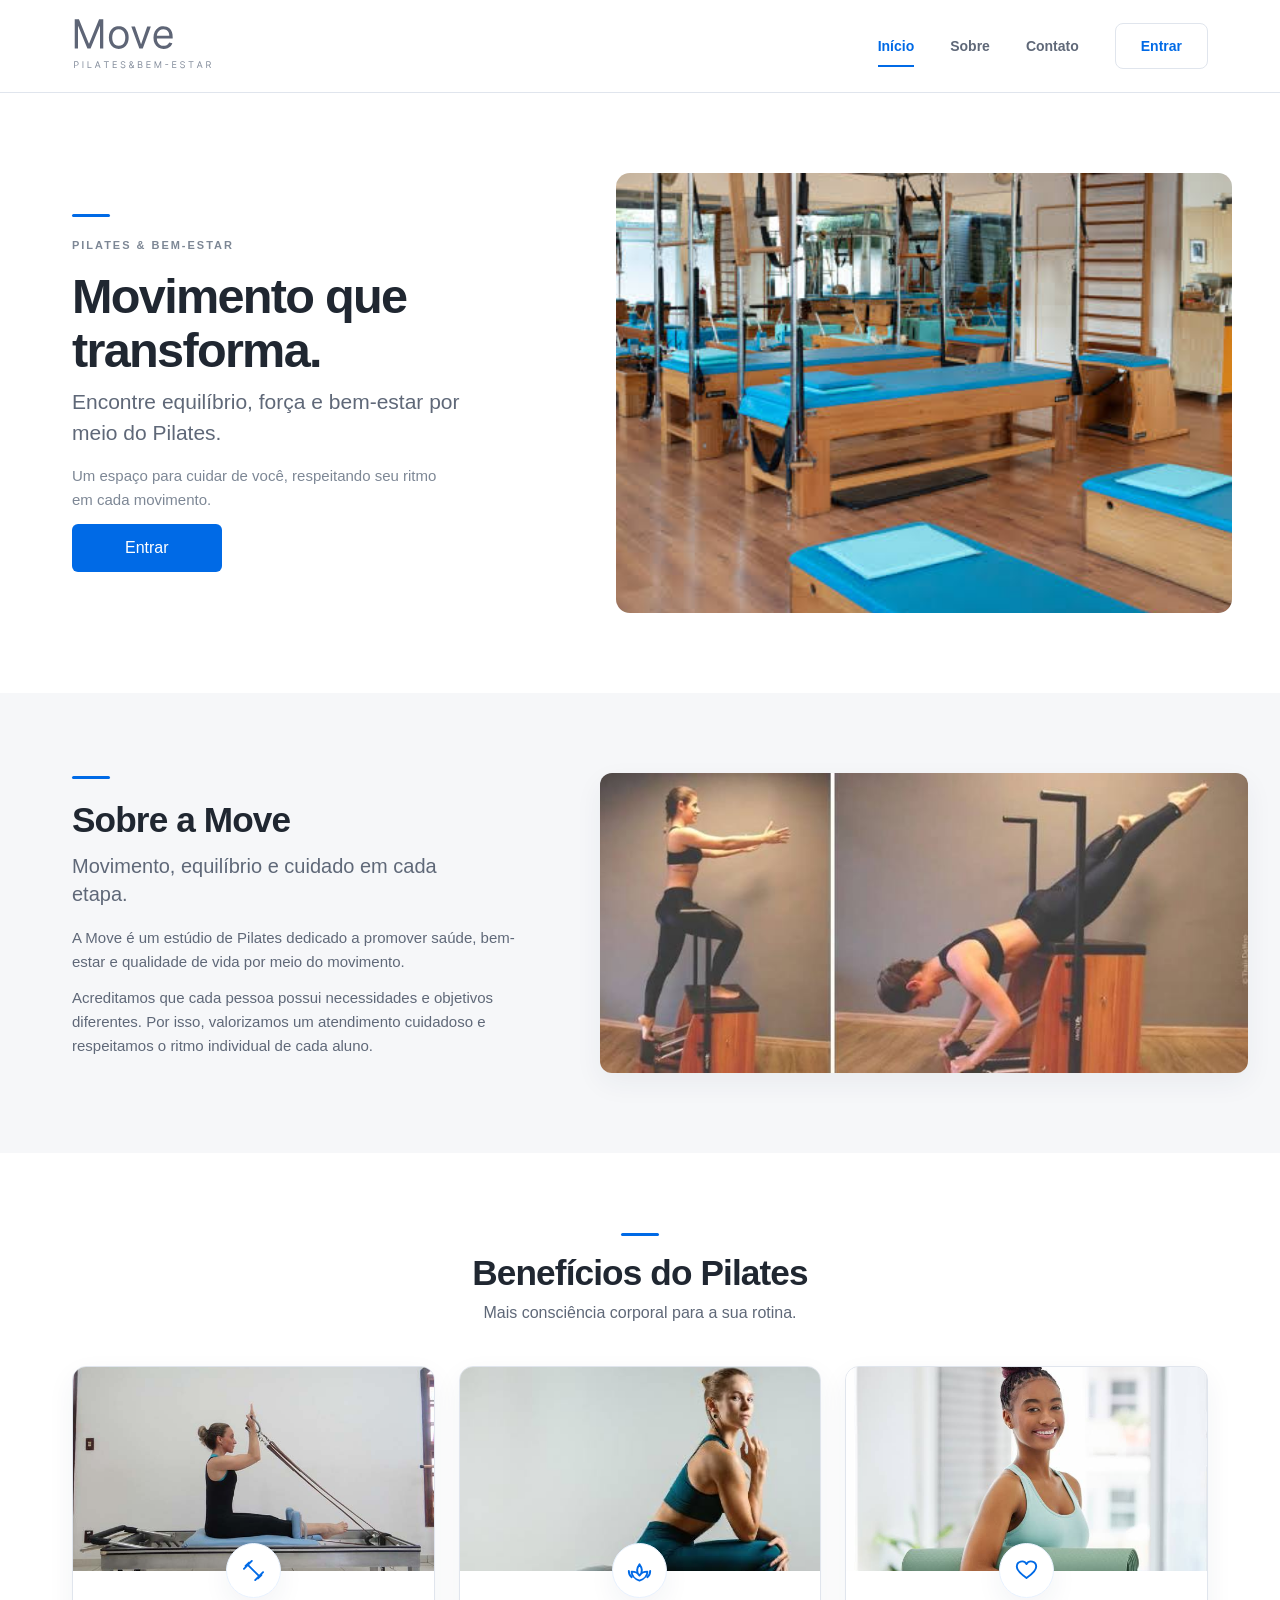
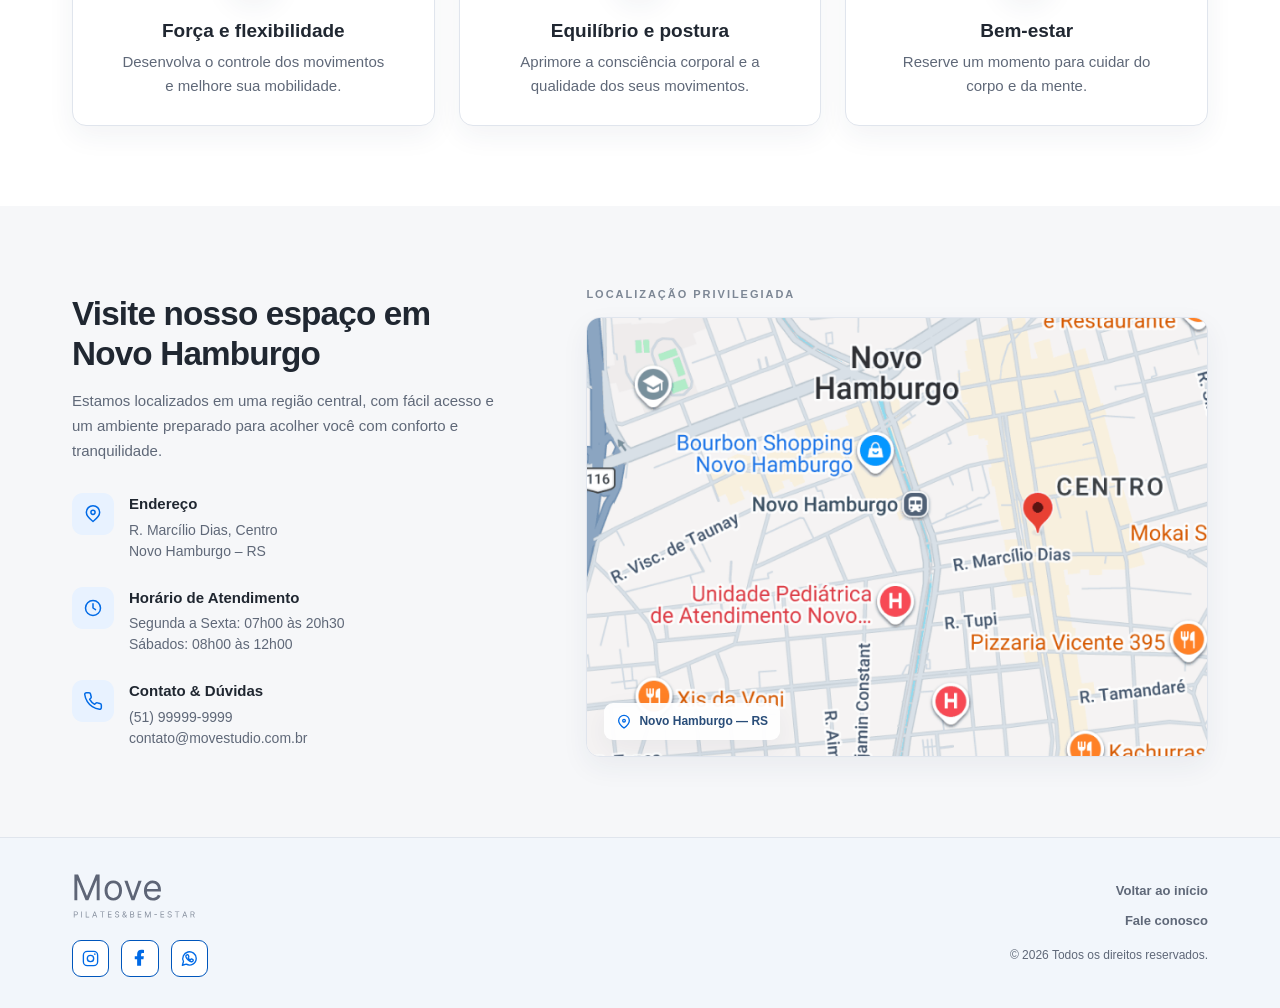
<file: index.html>
<!doctype html>
<html lang="pt-BR">
  <head>
    <meta charset="UTF-8" />
    <meta name="viewport" content="width=device-width, initial-scale=1.0" />
    <meta
      name="description"
      content="Move – Pilates & Bem-estar. Movimento, equilíbrio e cuidado em cada etapa. Conheça nosso estúdio e benefícios do Pilates em Novo Hamburgo."
    />
    <title>Move | Pilates & Bem-estar</title>
    <link rel="icon" href="assets/imagens/logo-move.svg" type="image/svg+xml" />
    <link rel="stylesheet" href="assets/vendor/bootstrap.min.css" />
    <link rel="stylesheet" href="assets/css/styles.css" />
    <link rel="stylesheet" href="assets/css/page-publica.css" />
    <script defer src="assets/vendor/bootstrap.bundle.min.js"></script>
    <script defer src="js/script.js"></script>
  </head>
  <body id="inicio" data-page="home">
    <a class="skip-link" href="#conteudo">Conteúdo</a>
    <header class="site-header">
      <div
        class="container header-inner d-flex align-items-center justify-content-between"
      >
        <a
          class="brand"
          href="#inicio"
          aria-label="Move Pilates & Bem-estar — Início"
        >
          <img
            src="assets/imagens/logo-move.svg"
            alt="Move Pilates & Bem-estar"
            width="166"
            height="66"
          />
        </a>
        <button
          class="menu-toggle"
          type="button"
          aria-expanded="false"
          aria-controls="menu-principal"
          aria-label="Abrir menu"
        >
          <svg viewBox="0 0 24 24" aria-hidden="true">
            <path d="M4 7h16M4 12h16M4 17h16" />
          </svg>
        </button>
        <nav class="main-nav" id="menu-principal" aria-label="Menu principal">
          <a class="nav-item active" href="#inicio" aria-current="page"
            >Início</a
          >
          <a class="nav-item" href="#about">Sobre</a>
          <a class="nav-item" href="contato.html">Contato</a>
          <a class="nav-item nav-login" href="login.html">Entrar</a>
        </nav>
      </div>
    </header>

    <main id="conteudo">
      <section class="hero section" aria-labelledby="titulo-principal">
        <div class="container hero-layout">
          <div class="hero-content">
            <span class="blue-line" aria-hidden="true"></span>
            <p class="eyebrow">Pilates &amp; Bem-estar</p>
            <h1 id="titulo-principal">Movimento que transforma.</h1>
            <p class="hero-lead">
              Encontre equilíbrio, força e bem-estar por meio do Pilates.
            </p>
            <p class="hero-description">
              Um espaço para cuidar de você, respeitando seu ritmo em cada
              movimento.
            </p>
            <a class="btn hero-login-btn" href="login.html"> Entrar </a>
          </div>
          <div class="hero-media">
            <img
              src="assets/imagens/studio.jpg"
              alt="Estúdio de Pilates Move com equipamentos e espaço preparado para as aulas"
              fetchpriority="high"
            />
          </div>
        </div>
      </section>

      <section class="about section" id="about" aria-labelledby="titulo-sobre">
        <div class="container about-layout">
          <div class="about-content">
            <span class="blue-line" aria-hidden="true"></span>
            <h2 id="titulo-sobre">Sobre a Move</h2>
            <p class="section-lead">
              Movimento, equilíbrio e cuidado em cada etapa.
            </p>
            <p>
              A Move é um estúdio de Pilates dedicado a promover saúde,
              bem-estar e qualidade de vida por meio do movimento.
            </p>
            <p>
              Acreditamos que cada pessoa possui necessidades e objetivos
              diferentes. Por isso, valorizamos um atendimento cuidadoso e
              respeitamos o ritmo individual de cada aluno.
            </p>
          </div>
          <div class="about-media">
            <img
              src="assets/imagens/about.jpg"
              alt="Praticantes realizando exercícios de Pilates em aparelhos"
              loading="lazy"
            />
          </div>
        </div>
      </section>

      <section class="benefits section" aria-labelledby="titulo-beneficios">
        <div class="container">
          <div class="section-heading text-center">
            <span class="blue-line" aria-hidden="true"></span>
            <h2 id="titulo-beneficios">Benefícios do Pilates</h2>
            <p>Mais consciência corporal para a sua rotina.</p>
          </div>
          <div class="benefits-grid">
            <article class="benefit-card">
              <img
                src="assets/imagens/strength.jpg"
                alt="Exercício de Pilates para força e flexibilidade"
                loading="lazy"
              />
              <div class="benefit-info">
                <div class="icon-circle" aria-hidden="true">
                  <svg viewBox="0 0 24 24">
                    <path
                      d="m6.5 6.5 11 11M5 8l3-3m8 14 3-3M3.5 10.5l7-7m3 17 7-7"
                    />
                  </svg>
                </div>
                <h3>Força e flexibilidade</h3>
                <p>
                  Desenvolva o controle dos movimentos e melhore sua mobilidade.
                </p>
              </div>
            </article>
            <article class="benefit-card">
              <img
                src="assets/imagens/posture.jpg"
                alt="Praticante realizando atividade de equilíbrio com bola de Pilates"
                loading="lazy"
              />
              <div class="benefit-info">
                <div class="icon-circle" aria-hidden="true">
                  <svg viewBox="0 0 24 24">
                    <path
                      d="M12 21c-4.5-1.5-7-5-7-8 3 0 5.4.8 7 3.5 1.6-2.7 4-3.5 7-3.5 0 3-2.5 6.5-7 8ZM12 16.5c-2.5-2.4-3.5-5.3 0-10 3.5 4.7 2.5 7.6 0 10ZM5 18c-1.8-1.4-2.5-3.5-2.5-5.5M19 18c1.8-1.4 2.5-3.5 2.5-5.5"
                    />
                  </svg>
                </div>
                <h3>Equilíbrio e postura</h3>
                <p>
                  Aprimore a consciência corporal e a qualidade dos seus
                  movimentos.
                </p>
              </div>
            </article>
            <article class="benefit-card">
              <img
                src="assets/imagens/wellbeing.jpg"
                alt="Mulher sorrindo após sua prática de Pilates"
                loading="lazy"
              />
              <div class="benefit-info">
                <div class="icon-circle" aria-hidden="true">
                  <svg viewBox="0 0 24 24">
                    <path
                      d="M20.6 8.6c0 4.1-8.6 10-8.6 10S3.4 12.7 3.4 8.6a4.6 4.6 0 0 1 8.6-2.3 4.6 4.6 0 0 1 8.6 2.3Z"
                    />
                  </svg>
                </div>
                <h3>Bem-estar</h3>
                <p>Reserve um momento para cuidar do corpo e da mente.</p>
              </div>
            </article>
          </div>
        </div>
      </section>

      <section
        class="location section"
        id="localizacao"
        aria-labelledby="titulo-localizacao"
      >
        <div class="container location-layout">
          <div class="location-content">
            <h2 id="titulo-localizacao">
              Visite nosso espaço em Novo Hamburgo
            </h2>

            <p class="location-lead">
              Estamos localizados em uma região central, com fácil acesso e um
              ambiente preparado para acolher você com conforto e tranquilidade.
            </p>

            <div class="address-list">
              <div class="address-row">
                <span class="address-icon" aria-hidden="true">
                  <svg viewBox="0 0 24 24">
                    <path d="M20 10c0 5-8 11-8 11S4 15 4 10a8 8 0 1 1 16 0Z" />
                    <circle cx="12" cy="10" r="2.5" />
                  </svg>
                </span>
                <div>
                  <strong>Endereço</strong>
                  <span>R. Marcílio Dias, Centro</span>
                  <span>Novo Hamburgo – RS</span>
                </div>
              </div>

              <div class="address-row">
                <span class="address-icon" aria-hidden="true">
                  <svg viewBox="0 0 24 24">
                    <circle cx="12" cy="12" r="9" />
                    <path d="M12 7v5l3 2" />
                  </svg>
                </span>
                <div>
                  <strong>Horário de Atendimento</strong>
                  <span>Segunda a Sexta: 07h00 às 20h30</span>
                  <span>Sábados: 08h00 às 12h00</span>
                </div>
              </div>

              <div class="address-row">
                <span class="address-icon" aria-hidden="true">
                  <svg viewBox="0 0 24 24">
                    <path
                      d="M22 16.9v3a2 2 0 0 1-2.2 2
                19.8 19.8 0 0 1-8.6-3.1
                19.4 19.4 0 0 1-6-6
                19.8 19.8 0 0 1-3.1-8.6
                A2 2 0 0 1 4.1 2h3
                a2 2 0 0 1 2 1.7
                c.1 1 .4 2 .7 2.9
                a2 2 0 0 1-.5 2.1L8 10
                a16 16 0 0 0 6 6l1.3-1.3
                a2 2 0 0 1 2.1-.5
                c.9.3 1.9.6 2.9.7
                a2 2 0 0 1 1.7 2Z"
                    />
                  </svg>
                </span>
                <div>
                  <strong>Contato &amp; Dúvidas</strong>
                  <span>(51) 99999-9999</span>
                  <span>contato@movestudio.com.br</span>
                </div>
              </div>
            </div>
          </div>

          <div class="location-map">
            <p class="eyebrow">LOCALIZAÇÃO PRIVILEGIADA</p>

            <div class="map-panel">
              <img
                src="assets/imagens/mapa-novo-hamburgo.png"
                alt="Mapa ilustrativo do Centro de Novo Hamburgo, próximo à Rua Marcílio Dias"
                loading="lazy"
              />

              <span class="map-tag">
                <svg viewBox="0 0 24 24" aria-hidden="true">
                  <path d="M20 10c0 5-8 11-8 11S4 15 4 10a8 8 0 1 1 16 0Z" />
                  <circle cx="12" cy="10" r="2" />
                </svg>
                Novo Hamburgo — RS
              </span>
            </div>
          </div>
        </div>
      </section>
    </main>

    <footer class="site-footer">
      <div class="container footer-inner">
        <div class="footer-brand-area">
          <a
            class="footer-brand"
            href="#inicio"
            aria-label="Voltar ao início da Move"
          >
            <img
              src="assets/imagens/logo-move.svg"
              alt="Move Pilates & Bem-estar"
              width="136"
              height="56"
            />
          </a>

          <nav class="footer-social" aria-label="Redes sociais">
            <a
              href="https://www.instagram.com/"
              target="_blank"
              rel="noopener noreferrer"
              aria-label="Instagram da Move"
            >
              <svg viewBox="0 0 24 24" aria-hidden="true">
                <rect x="3" y="3" width="18" height="18" rx="5" />
                <circle cx="12" cy="12" r="4" />
                <circle class="social-dot" cx="17.5" cy="6.5" r="1" />
              </svg>
            </a>

            <a
              href="https://www.facebook.com/"
              target="_blank"
              rel="noopener noreferrer"
              aria-label="Facebook da Move"
            >
              <svg viewBox="0 0 24 24" aria-hidden="true">
                <path
                  d="M14 21v-8h3l.5-4H14V7c0-1.2.4-2 2-2h1.7V1.4C17 1.2 15.8 1 14.4 1 11.2 1 9 2.9 9 6.4V9H6v4h3v8h5Z"
                />
              </svg>
            </a>

            <a
              href="https://wa.me/"
              target="_blank"
              rel="noopener noreferrer"
              aria-label="WhatsApp da Move"
            >
              <svg viewBox="0 0 24 24" aria-hidden="true">
                <path
                  d="M20.5 11.7a8.5 8.5 0 0 1-12.6 7.5L3 20.5l1.4-4.7a8.5 8.5 0 1 1 16.1-4.1Z"
                />
                <path
                  d="M8.5 7.8c.3-.6.6-.6.9-.6h.5c.2 0 .4.1.5.4l.8 1.9c.1.2.1.4-.1.6l-.6.7c-.2.2-.2.4-.1.6.5.9 1.3 1.7 2.2 2.2.2.1.4.1.6-.1l.8-.9c.2-.2.4-.2.6-.1l1.8.9c.3.1.4.3.4.5 0 .4-.2 1.2-.7 1.6-.5.5-1.2.7-1.9.6-1.1-.2-2.5-.9-3.9-2.2-1.5-1.3-2.5-2.9-2.8-4-.3-.9 0-1.7.4-2.1Z"
                />
              </svg>
            </a>
          </nav>
        </div>

        <div class="footer-info">
          <nav class="footer-links" aria-label="Links do rodapé">
            <a href="#inicio">Voltar ao início</a>
            <a href="contato.html">Fale conosco</a>
          </nav>

          <p>
            © <span id="ano-atual">2026</span> Todos os direitos reservados.
          </p>
        </div>
      </div>
    </footer>
  </body>
</html>
</file>
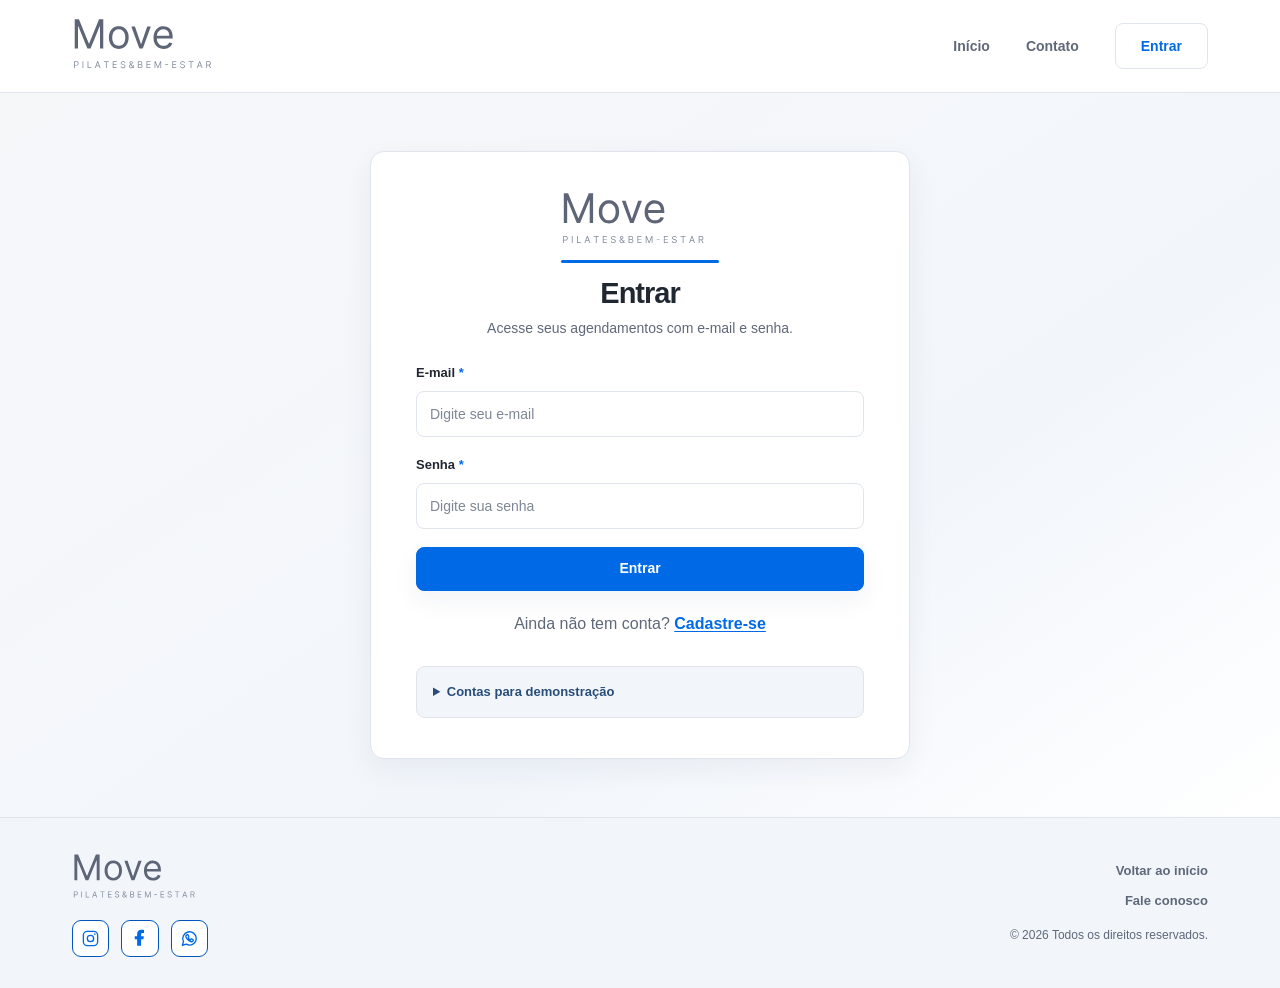
<file: admin.html>
<!doctype html>
<html lang="pt-BR">
  <head>
    <meta charset="UTF-8" />
    <meta name="viewport" content="width=device-width, initial-scale=1.0" />
    <title>Administradora — Agenda | Move Pilates & Bem-estar</title>
    <link rel="icon" type="image/svg+xml" href="assets/logo-move.svg" />
    <link rel="stylesheet" href="assets/vendor/bootstrap.min.css" />
    <link rel="stylesheet" href="assets/css/styles.css" />
    <link rel="stylesheet" href="assets/css/forms.css" />
    <link rel="stylesheet" href="assets/css/aluno.css" />
    <link rel="stylesheet" href="assets/css/admin.css" />
    <script defer src="assets/vendor/bootstrap.bundle.min.js"></script>
    <script defer src="js/script.js"></script>
    <script defer src="js/store-cadastro-login.js"></script>
    <script defer src="js/store-admin.js"></script>
    <script defer src="js/admin.js"></script>
  </head>
  <body data-page="admin">
    <a class="skip-link" href="#conteudo">Conteúdo</a>
    <header class="site-header">
      <div class="container header-inner">
        <a href="index.html" class="brand" aria-label="Move — Início"
          ><img
            src="assets/imagens/logo-move.svg"
            alt="Move Pilates & Bem-estar"
            width="154"
            height="62"
        /></a>
        <button
          type="button"
          class="menu-toggle"
          aria-label="Abrir menu"
          aria-controls="menu-principal"
          aria-expanded="false"
        >
          <svg viewBox="0 0 24 24" aria-hidden="true">
            <path d="M4 7h16M4 12h16M4 17h16" />
          </svg>
        </button>
        <nav class="main-nav" id="menu-principal" aria-label="Menu principal">
          <a href="admin.html" class="nav-item active" aria-current="page"
            >Agenda</a
          ><button type="button" class="nav-item" data-set-hours>
            Definir horários</button
          ><button type="button" class="nav-item nav-logout" data-logout>
            Sair
          </button>
        </nav>
      </div>
    </header>
    <main id="conteudo">
      <section class="dashboard-area">
        <div class="container dashboard-wrap">
          <div class="dashboard-head">
            <div>
              <span class="accent-line" aria-hidden="true"></span>
              <p class="eyebrow">Área administrativa</p>
              <h1>Olá, <span id="admin-name">Cristiane</span>!</h1>
              <p>Gerencie os agendamentos e horários disponíveis da Move.</p>
            </div>
            <div class="head-actions">
              <button class="btn-outline" type="button" id="admin-define-hours">
                Definir horários</button
              ><button class="btn-main" type="button" id="admin-new-booking">
                + Agendar para aluno
              </button>
            </div>
          </div>
          <div id="admin-notice" class="notice" role="status" hidden></div>
          <div class="stats-grid">
            <article class="stat-card">
              <span>Agendamentos no dia</span><strong id="stat-booked">0</strong
              ><small>Aulas agendadas</small>
            </article>
            <article class="stat-card">
              <span>Horários livres</span><strong id="stat-free">0</strong
              ><small>Disponíveis para novos agendamentos</small>
            </article>
            <article class="stat-card">
              <span>Alunos cadastrados</span
              ><strong id="stat-students">0</strong
              ><small>Contas de aluno</small>
            </article>
          </div>
          <section
            class="dashboard-section"
            id="agenda"
            aria-labelledby="admin-day-title"
          >
            <div class="section-title-row wrap-row">
              <div>
                <h2 id="admin-day-title">Agenda do dia</h2>
                <p>Consulte os horários e faça alterações.</p>
              </div>
              <div class="date-control">
                <label for="admin-date">Selecionar data</label
                ><input id="admin-date" type="date" />
              </div>
            </div>
            <div id="admin-day" class="admin-schedule" aria-live="polite"></div>
          </section>
          <section class="dashboard-section">
            <div class="section-title-row">
              <h2>Mensagens recebidas</h2>
              <span class="subtle-pill" id="contact-count">0</span>
            </div>
            <div id="admin-messages" class="inbox-list"></div>
            <p class="small-muted">
              Mensagens são armazenadas somente neste navegador, para
              demonstração.
            </p>
          </section>
        </div>
      </section>
      <section
        class="auth-outer logout-success-panel"
        id="admin-logout-success"
        hidden
      >
        <div class="auth-panel card-elevated">
          <img
            src="assets/imagens/logo-move.svg"
            alt="Move Pilates & Bem-estar"
            class="auth-logo"
          />

          <div class="result-panel">
            <span class="result-icon" aria-hidden="true">✓</span>
            <h1>Sessão encerrada!</h1>
            <p>Você saiu da sua conta com segurança.</p>

            <div class="form-actions">
              <a href="login.html" class="btn-main">Entrar novamente</a>
              <a href="index.html" class="btn-outline">Voltar ao início</a>
            </div>
          </div>
        </div>
      </section>
    </main>
    <footer class="site-footer">
      <div class="container footer-inner">
        <div class="footer-brand-area">
          <a
            class="footer-brand"
            href="#inicio"
            aria-label="Voltar ao início da Move"
          >
            <img
              src="assets/imagens/logo-move.svg"
              alt="Move Pilates & Bem-estar"
              width="136"
              height="56"
            />
          </a>

          <nav class="footer-social" aria-label="Redes sociais">
            <a
              href="https://www.instagram.com/"
              target="_blank"
              rel="noopener noreferrer"
              aria-label="Instagram da Move"
            >
              <svg viewBox="0 0 24 24" aria-hidden="true">
                <rect x="3" y="3" width="18" height="18" rx="5" />
                <circle cx="12" cy="12" r="4" />
                <circle class="social-dot" cx="17.5" cy="6.5" r="1" />
              </svg>
            </a>

            <a
              href="https://www.facebook.com/"
              target="_blank"
              rel="noopener noreferrer"
              aria-label="Facebook da Move"
            >
              <svg viewBox="0 0 24 24" aria-hidden="true">
                <path
                  d="M14 21v-8h3l.5-4H14V7c0-1.2.4-2 2-2h1.7V1.4C17 1.2 15.8 1 14.4 1 11.2 1 9 2.9 9 6.4V9H6v4h3v8h5Z"
                />
              </svg>
            </a>

            <a
              href="https://wa.me/"
              target="_blank"
              rel="noopener noreferrer"
              aria-label="WhatsApp da Move"
            >
              <svg viewBox="0 0 24 24" aria-hidden="true">
                <path
                  d="M20.5 11.7a8.5 8.5 0 0 1-12.6 7.5L3 20.5l1.4-4.7a8.5 8.5 0 1 1 16.1-4.1Z"
                />
                <path
                  d="M8.5 7.8c.3-.6.6-.6.9-.6h.5c.2 0 .4.1.5.4l.8 1.9c.1.2.1.4-.1.6l-.6.7c-.2.2-.2.4-.1.6.5.9 1.3 1.7 2.2 2.2.2.1.4.1.6-.1l.8-.9c.2-.2.4-.2.6-.1l1.8.9c.3.1.4.3.4.5 0 .4-.2 1.2-.7 1.6-.5.5-1.2.7-1.9.6-1.1-.2-2.5-.9-3.9-2.2-1.5-1.3-2.5-2.9-2.8-4-.3-.9 0-1.7.4-2.1Z"
                />
              </svg>
            </a>
          </nav>
        </div>

        <div class="footer-info">
          <nav class="footer-links" aria-label="Links do rodapé">
            <a href="#inicio">Voltar ao início</a>
            <a href="contato.html">Fale conosco</a>
          </nav>

          <p>
            © <span id="ano-atual">2026</span> Todos os direitos reservados.
          </p>
        </div>
      </div>
    </footer>
    <dialog
      id="admin-book-dialog"
      class="move-dialog"
      aria-labelledby="admin-book-title"
    >
      <form id="admin-book-form" novalidate>
        <div class="dialog-header">
          <div>
            <p class="eyebrow">Gestão de aulas</p>
            <h2 id="admin-book-title">Agendar aula para um aluno</h2>
          </div>
          <button
            type="button"
            class="icon-close"
            data-close="admin-book-dialog"
            aria-label="Fechar"
          >
            ×
          </button>
        </div>
        <div class="stack-form">
          <div class="form-field">
            <label for="admin-student"
              >Aluno <span aria-hidden="true">*</span></label
            ><select id="admin-student" required></select>
          </div>
          <div class="form-field">
            <label for="admin-book-date"
              >Data <span aria-hidden="true">*</span></label
            ><input type="date" id="admin-book-date" required />
          </div>
          <div class="form-field">
            <label for="admin-book-time"
              >Horário disponível <span aria-hidden="true">*</span></label
            ><select id="admin-book-time" required></select>
          </div>
        </div>
        <div class="form-field" id="admin-change-reason-field" hidden>
          <label for="admin-change-reason">
            Motivo da alteração <span aria-hidden="true">*</span>
          </label>
          <select id="admin-change-reason">
            <option value="">Selecione o motivo</option>
            <option value="Problema de saúde ou emergência">
              Problema de saúde ou emergência
            </option>
            <option value="Imprevisto pessoal ou familiar">
              Imprevisto pessoal ou familiar
            </option>
            <option value="Outro motivo excepcional">
              Outro motivo excepcional
            </option>
          </select>
          <small class="small-muted">
            Para alterações com menos de 24 horas de antecedência, informe uma
            justificativa.
          </small>
        </div>
        <p class="selection-summary" id="admin-summary">
          Confira os dados e salve o agendamento.
        </p>
        <p id="admin-book-error" class="form-alert" role="alert" hidden></p>
        <div class="dialog-actions">
          <button
            class="btn-outline"
            type="button"
            data-close="admin-book-dialog"
          >
            Voltar</button
          ><button class="btn-main" type="submit">Salvar agendamento</button>
        </div>
      </form>
    </dialog>
    <dialog
      id="admin-hours-dialog"
      class="move-dialog"
      aria-labelledby="admin-hours-title"
    >
      <form id="admin-hours-form" novalidate>
        <div class="dialog-header">
          <div>
            <p class="eyebrow">Horários disponíveis</p>
            <h2 id="admin-hours-title">Definir horários</h2>
          </div>
          <button
            type="button"
            class="icon-close"
            data-close="admin-hours-dialog"
            aria-label="Fechar"
          >
            ×
          </button>
        </div>
        <div class="form-field">
          <label for="hours-date">Data para disponibilizar aulas</label
          ><input type="date" id="hours-date" required />
        </div>
        <fieldset class="times-fieldset">
          <legend>Horários do dia</legend>
          <div id="hours-checkboxes" class="times-grid"></div>
        </fieldset>
        <p class="small-muted">
          Horários já agendados não podem ser removidos.
        </p>
        <p id="admin-hours-error" class="form-alert" role="alert" hidden></p>
        <div class="dialog-actions">
          <button
            type="button"
            class="btn-outline"
            data-close="admin-hours-dialog"
          >
            Voltar</button
          ><button type="submit" class="btn-main">Salvar horários</button>
        </div>
      </form>
    </dialog>
    <dialog
      id="admin-cancel-dialog"
      class="move-dialog"
      aria-labelledby="admin-cancel-title"
    >
      <div class="dialog-header">
        <div>
          <p class="eyebrow">Cancelamento</p>
          <h2 id="admin-cancel-title">Cancelar agendamento?</h2>
        </div>
        <button
          class="icon-close"
          type="button"
          data-close="admin-cancel-dialog"
          aria-label="Fechar"
        >
          ×
        </button>
      </div>
      <p id="admin-cancel-detail"></p>
      <div class="form-field" id="admin-cancel-reason-field" hidden>
        <label for="admin-cancel-reason">
          Motivo do cancelamento <span aria-hidden="true">*</span>
        </label>
        <select id="admin-cancel-reason">
          <option value="">Selecione o motivo</option>
          <option value="Problema de saúde ou emergência">
            Problema de saúde ou emergência
          </option>
          <option value="Imprevisto pessoal ou familiar">
            Imprevisto pessoal ou familiar
          </option>
          <option value="Outro motivo excepcional">
            Outro motivo excepcional
          </option>
        </select>
        <small class="small-muted">
          Para cancelamentos com menos de 24 horas de antecedência, informe uma
          justificativa.
        </small>
      </div>
      <p class="form-alert" id="admin-cancel-error" role="alert" hidden></p>
      <div class="dialog-actions">
        <button
          class="btn-outline"
          type="button"
          data-close="admin-cancel-dialog"
        >
          Voltar</button
        ><button class="btn-danger" type="button" id="admin-do-cancel">
          Confirmar cancelamento
        </button>
      </div>
    </dialog>
    <dialog
      class="move-dialog"
      id="logout-dialog"
      aria-labelledby="logout-title"
    >
      <div class="dialog-header">
        <div>
          <p class="eyebrow">Encerrar sessão</p>
          <h2 id="logout-title">Deseja sair da sua conta?</h2>
        </div>
        <button
          type="button"
          class="icon-close"
          data-close="logout-dialog"
          aria-label="Fechar"
        >
          ×
        </button>
      </div>
      <p>Você poderá entrar novamente quando quiser.</p>
      <div class="dialog-actions">
        <button class="btn-outline" type="button" data-close="logout-dialog">
          Cancelar</button
        ><button class="btn-main" id="confirm-logout" type="button">
          Sair
        </button>
      </div>
    </dialog>
  </body>
</html>
</file>
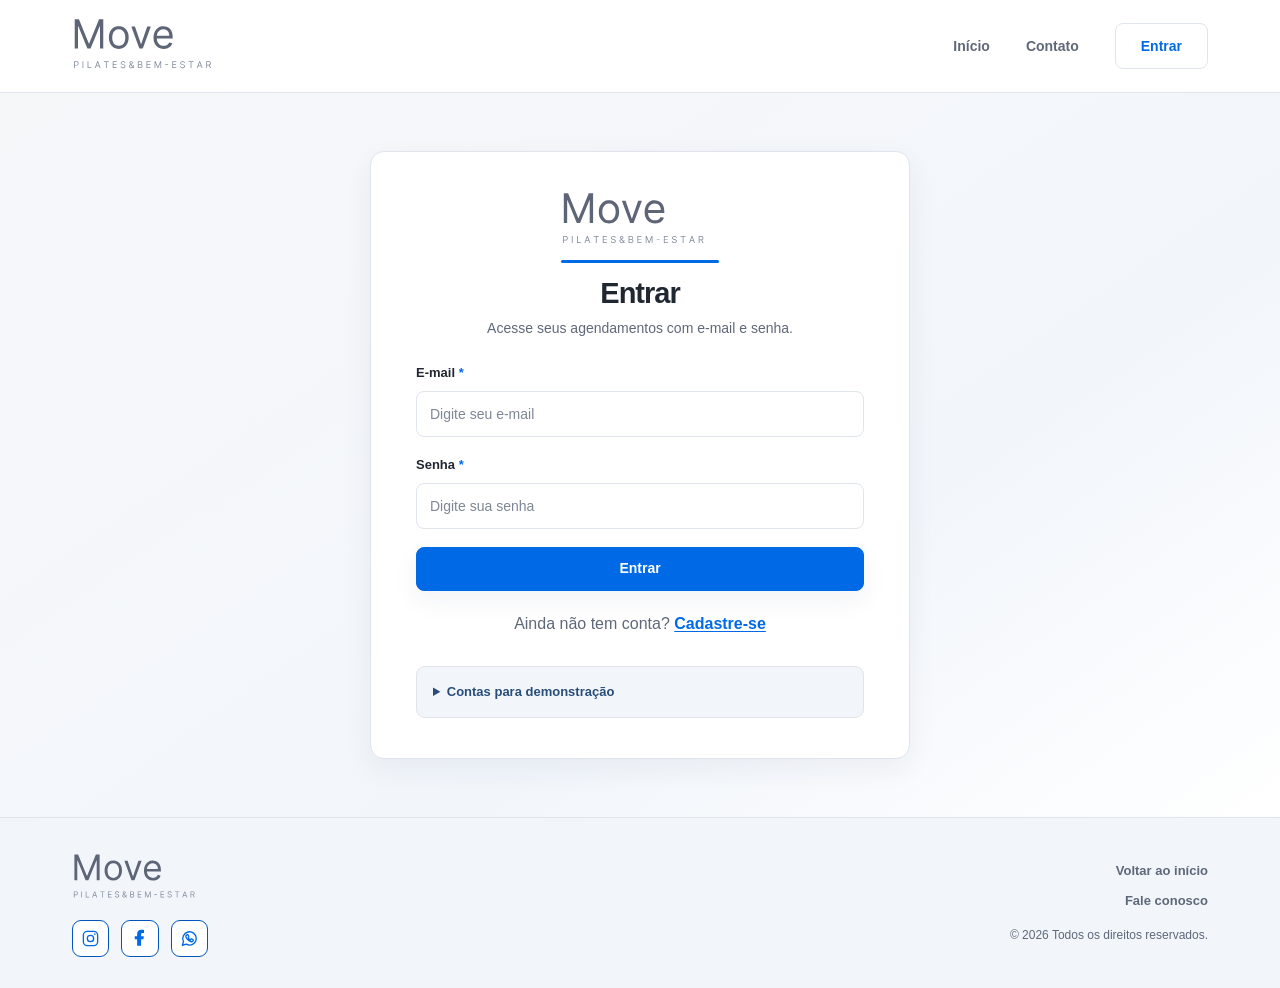
<file: aluno.html>
<!doctype html>
<html lang="pt-BR">
  <head>
    <meta charset="UTF-8" />
    <meta name="viewport" content="width=device-width, initial-scale=1.0" />
    <title>Minha agenda | Move Pilates & Bem-estar</title>
    <link rel="icon" type="image/svg+xml" href="assets/logo-move.svg" />
    <link rel="stylesheet" href="assets/vendor/bootstrap.min.css" />
    <link rel="stylesheet" href="assets/css/styles.css" />
    <link rel="stylesheet" href="assets/css/forms.css" />
    <link rel="stylesheet" href="assets/css/aluno.css" />
    <script defer src="assets/vendor/bootstrap.bundle.min.js"></script>
    <script defer src="js/script.js"></script>
    <script defer src="js/store-cadastro-login.js"></script>
    <script defer src="js/store-aluno.js"></script>
    <script defer src="js/aluno.js"></script>
  </head>
  <body data-page="aluno">
    <a class="skip-link" href="#conteudo">Conteúdo</a>
    <header class="site-header">
      <div class="container header-inner">
        <a href="index.html" class="brand" aria-label="Move — Início"
          ><img
            src="assets/imagens/logo-move.svg"
            alt="Move Pilates & Bem-estar"
            width="154"
            height="62"
        /></a>
        <button
          type="button"
          class="menu-toggle"
          aria-label="Abrir menu"
          aria-controls="menu-principal"
          aria-expanded="false"
        >
          <svg viewBox="0 0 24 24" aria-hidden="true">
            <path d="M4 7h16M4 12h16M4 17h16" />
          </svg>
        </button>
        <nav class="main-nav" id="menu-principal" aria-label="Menu principal">
          <a href="aluno.html" class="nav-item active" aria-current="page"
            >Minha agenda</a
          ><a href="contato.html" class="nav-item">Contato</a
          ><button type="button" class="nav-item nav-logout" data-logout>
            Sair
          </button>
        </nav>
      </div>
    </header>
    <main id="conteudo">
      <section class="dashboard-area">
        <div class="container dashboard-wrap">
          <div class="dashboard-head">
            <div>
              <span class="accent-line" aria-hidden="true"></span>
              <p class="eyebrow">Área do aluno</p>
              <h1>Olá, <span id="student-name">aluno</span>!</h1>
              <p>Confira seus próximos agendamentos e organize suas aulas.</p>
            </div>

            <button class="btn-main" type="button" id="new-student-booking">
              + Agendar aula
            </button>
          </div>

          <div class="info-strip" role="note">
            <span class="info-icon" aria-hidden="true">i</span>

            <div class="info-content">
              <h3>Nosso compromisso com você</h3>

              <p>
                Você pode agendar, alterar ou cancelar seu agendamento com até
                <strong>24 horas de antecedência.</strong>
              </p>

              <p>
                Caso a professora precise alterar ou cancelar uma aula com menos
                de
                <strong>24 horas de antecedência</strong>, isso ocorrerá somente
                em situações justificadas.
              </p>

              <p>
                Nosso compromisso é respeitar sua organização e manter uma
                relação de confiança.
              </p>
            </div>
          </div>
          <div id="student-notice" class="notice" role="status" hidden></div>
          <section
            class="dashboard-section"
            aria-labelledby="student-agenda-title"
          >
            <div class="section-title-row">
              <h2 id="student-agenda-title">Meus agendamentos</h2>
              <span class="subtle-pill" id="student-count">0 aulas</span>
            </div>
            <div
              id="student-bookings"
              class="booking-cards"
              aria-live="polite"
            ></div>
          </section>
        </div>
      </section>
      <section
        class="auth-outer logout-success-panel"
        id="student-logout-success"
        hidden
      >
        <div class="auth-panel card-elevated">
          <img
            src="assets/imagens/logo-move.svg"
            alt="Move Pilates & Bem-estar"
            class="auth-logo"
          />

          <div class="result-panel">
            <span class="result-icon" aria-hidden="true">✓</span>
            <h1>Sessão encerrada!</h1>
            <p>Você saiu da sua conta com segurança.</p>

            <div class="form-actions">
              <a href="login.html" class="btn-main">Entrar novamente</a>
              <a href="index.html" class="btn-outline">Voltar ao início</a>
            </div>
          </div>
        </div>
      </section>
    </main>
    <footer class="site-footer">
      <div class="container footer-inner">
        <div class="footer-brand-area">
          <a
            class="footer-brand"
            href="#inicio"
            aria-label="Voltar ao início da Move"
          >
            <img
              src="assets/imagens/logo-move.svg"
              alt="Move Pilates & Bem-estar"
              width="136"
              height="56"
            />
          </a>

          <nav class="footer-social" aria-label="Redes sociais">
            <a
              href="https://www.instagram.com/"
              target="_blank"
              rel="noopener noreferrer"
              aria-label="Instagram da Move"
            >
              <svg viewBox="0 0 24 24" aria-hidden="true">
                <rect x="3" y="3" width="18" height="18" rx="5" />
                <circle cx="12" cy="12" r="4" />
                <circle class="social-dot" cx="17.5" cy="6.5" r="1" />
              </svg>
            </a>

            <a
              href="https://www.facebook.com/"
              target="_blank"
              rel="noopener noreferrer"
              aria-label="Facebook da Move"
            >
              <svg viewBox="0 0 24 24" aria-hidden="true">
                <path
                  d="M14 21v-8h3l.5-4H14V7c0-1.2.4-2 2-2h1.7V1.4C17 1.2 15.8 1 14.4 1 11.2 1 9 2.9 9 6.4V9H6v4h3v8h5Z"
                />
              </svg>
            </a>

            <a
              href="https://wa.me/"
              target="_blank"
              rel="noopener noreferrer"
              aria-label="WhatsApp da Move"
            >
              <svg viewBox="0 0 24 24" aria-hidden="true">
                <path
                  d="M20.5 11.7a8.5 8.5 0 0 1-12.6 7.5L3 20.5l1.4-4.7a8.5 8.5 0 1 1 16.1-4.1Z"
                />
                <path
                  d="M8.5 7.8c.3-.6.6-.6.9-.6h.5c.2 0 .4.1.5.4l.8 1.9c.1.2.1.4-.1.6l-.6.7c-.2.2-.2.4-.1.6.5.9 1.3 1.7 2.2 2.2.2.1.4.1.6-.1l.8-.9c.2-.2.4-.2.6-.1l1.8.9c.3.1.4.3.4.5 0 .4-.2 1.2-.7 1.6-.5.5-1.2.7-1.9.6-1.1-.2-2.5-.9-3.9-2.2-1.5-1.3-2.5-2.9-2.8-4-.3-.9 0-1.7.4-2.1Z"
                />
              </svg>
            </a>
          </nav>
        </div>

        <div class="footer-info">
          <nav class="footer-links" aria-label="Links do rodapé">
            <a href="#inicio">Voltar ao início</a>
            <a href="contato.html">Fale conosco</a>
          </nav>

          <p>
            © <span id="ano-atual">2026</span> Todos os direitos reservados.
          </p>
        </div>
      </div>
    </footer>
    <dialog
      id="student-book-dialog"
      class="move-dialog"
      aria-labelledby="student-book-title"
    >
      <form id="student-book-form" novalidate>
        <div class="dialog-header">
          <div>
            <p class="eyebrow">Agendamento</p>
            <h2 id="student-book-title">Agendar aula</h2>
          </div>
          <button
            type="button"
            class="icon-close"
            data-close="student-book-dialog"
            aria-label="Fechar"
          >
            ×
          </button>
        </div>
        <p class="dialog-description">
          Selecione uma data e um horário para a aula.
        </p>
        <div class="stack-form">
          <div class="form-field">
            <label for="student-date"
              >Data <span aria-hidden="true">*</span></label
            ><input type="date" id="student-date" name="date" required />
          </div>
          <div class="form-field">
            <label for="student-time"
              >Horário disponível <span aria-hidden="true">*</span></label
            ><select id="student-time" name="time" required>
              <option value="">Selecione a data primeiro</option>
            </select>
          </div>
        </div>
        <p class="selection-summary" id="student-summary">
          Escolha uma data e um horário para conferir sua aula.
        </p>
        <p id="student-book-error" class="form-alert" role="alert" hidden></p>
        <div class="dialog-actions">
          <button
            type="button"
            class="btn-outline"
            data-close="student-book-dialog"
          >
            Voltar para agenda</button
          ><button type="submit" class="btn-main" id="student-confirm-btn">
            Confirmar agendamento
          </button>
        </div>
      </form>
    </dialog>
    <dialog
      id="student-cancel-dialog"
      class="move-dialog"
      aria-labelledby="student-cancel-title"
    >
      <div class="dialog-header">
        <div>
          <p class="eyebrow">Cancelamento</p>
          <h2 id="student-cancel-title">Cancelar agendamento?</h2>
        </div>
        <button
          type="button"
          class="icon-close"
          data-close="student-cancel-dialog"
          aria-label="Fechar"
        >
          ×
        </button>
      </div>
      <p id="student-cancel-detail"></p>
      <p class="small-muted">
        O cancelamento deve respeitar 24 horas de antecedência.
      </p>
      <p id="student-cancel-error" class="form-alert" role="alert" hidden></p>
      <div class="dialog-actions">
        <button
          class="btn-outline"
          type="button"
          data-close="student-cancel-dialog"
        >
          Voltar para agenda</button
        ><button class="btn-danger" type="button" id="student-do-cancel">
          Confirmar cancelamento
        </button>
      </div>
    </dialog>
    <dialog
      class="move-dialog"
      id="logout-dialog"
      aria-labelledby="logout-title"
    >
      <div class="dialog-header">
        <div>
          <p class="eyebrow">Encerrar sessão</p>
          <h2 id="logout-title">Deseja sair da sua conta?</h2>
        </div>
        <button
          type="button"
          class="icon-close"
          data-close="logout-dialog"
          aria-label="Fechar"
        >
          ×
        </button>
      </div>
      <p>Você poderá entrar novamente quando quiser.</p>
      <div class="dialog-actions">
        <button class="btn-outline" type="button" data-close="logout-dialog">
          Cancelar</button
        ><button class="btn-main" id="confirm-logout" type="button">
          Sair
        </button>
      </div>
    </dialog>
  </body>
</html>
</file>
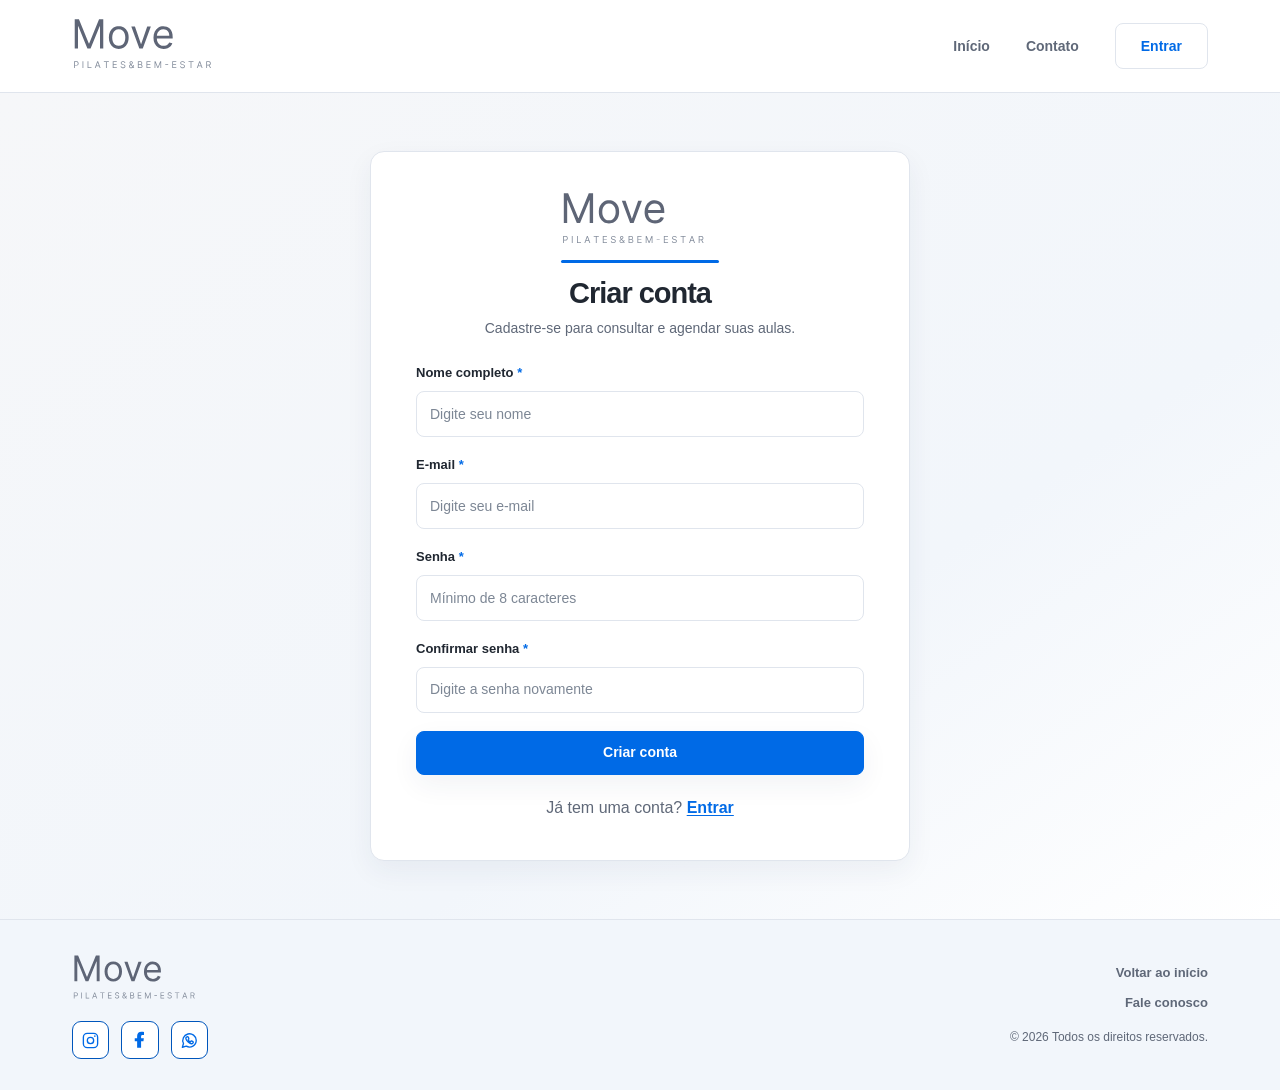
<file: cadastro.html>
<!doctype html>
<html lang="pt-BR">
  <head>
    <meta charset="UTF-8" />
    <meta name="viewport" content="width=device-width, initial-scale=1.0" />
    <title>Cadastro | Move Pilates & Bem-estar</title>
    <link rel="icon" type="image/svg+xml" href="assets/logo-move.svg" />
    <link rel="stylesheet" href="assets/vendor/bootstrap.min.css" />
    <link rel="stylesheet" href="assets/css/styles.css" />
    <link rel="stylesheet" href="assets/css/forms.css" />
    <script defer src="assets/vendor/bootstrap.bundle.min.js"></script>
    <script defer src="js/script.js"></script>
    <script defer src="js/store-cadastro-login.js"></script>
    <script defer src="js/cadastro-login.js"></script>
  </head>
  <body data-page="cadastro">
    <a class="skip-link" href="#conteudo">Conteúdo</a>
    <header class="site-header">
      <div class="container header-inner">
        <a href="index.html" class="brand" aria-label="Move — Início"
          ><img
            src="assets/imagens/logo-move.svg"
            alt="Move Pilates & Bem-estar"
            width="154"
            height="62"
        /></a>
        <button
          type="button"
          class="menu-toggle"
          aria-label="Abrir menu"
          aria-controls="menu-principal"
          aria-expanded="false"
        >
          <svg viewBox="0 0 24 24" aria-hidden="true">
            <path d="M4 7h16M4 12h16M4 17h16" />
          </svg>
        </button>
        <nav class="main-nav" id="menu-principal" aria-label="Menu principal">
          <a href="index.html" class="nav-item">Início</a
          ><a href="contato.html" class="nav-item">Contato</a
          ><a href="login.html" class="nav-item nav-login">Entrar</a>
        </nav>
      </div>
    </header>
    <main id="conteudo">
      <section class="auth-outer">
        <div class="auth-panel register-panel card-elevated" id="signup-card">
          <img
            src="assets/imagens/logo-move.svg"
            alt="Move — Pilates & Bem-estar"
            class="auth-logo"
          />
          <span class="accent-line" aria-hidden="true"></span>
          <div id="signup-content">
            <div class="section-heading-tight">
              <h1>Criar conta</h1>
              <p>Cadastre-se para consultar e agendar suas aulas.</p>
            </div>
            <form id="signup-form" class="stack-form" novalidate>
              <div class="form-field">
                <label for="signup-name"
                  >Nome completo <span aria-hidden="true">*</span></label
                ><input
                  id="signup-name"
                  name="name"
                  type="text"
                  maxlength="100"
                  autocomplete="name"
                  placeholder="Digite seu nome"
                  required
                />
              </div>
              <div class="form-field">
                <label for="signup-email"
                  >E-mail <span aria-hidden="true">*</span></label
                ><input
                  id="signup-email"
                  name="email"
                  type="email"
                  autocomplete="email"
                  placeholder="Digite seu e-mail"
                  required
                />
              </div>
              <div class="form-field">
                <label for="signup-password"
                  >Senha <span aria-hidden="true">*</span></label
                ><input
                  id="signup-password"
                  name="password"
                  type="password"
                  autocomplete="new-password"
                  minlength="8"
                  placeholder="Mínimo de 8 caracteres"
                  required
                />
              </div>
              <div class="form-field">
                <label for="signup-confirm"
                  >Confirmar senha <span aria-hidden="true">*</span></label
                ><input
                  id="signup-confirm"
                  name="confirm"
                  type="password"
                  autocomplete="new-password"
                  placeholder="Digite a senha novamente"
                  required
                />
              </div>
              <p class="form-alert" id="signup-error" role="alert" hidden></p>
              <button class="btn-main btn-full" type="submit">
                Criar conta
              </button>
            </form>
            <p class="auth-switch">
              Já tem uma conta? <a href="login.html">Entrar</a>
            </p>
          </div>
          <div id="signup-success" class="result-panel" hidden>
            <span class="result-icon" aria-hidden="true">✓</span>
            <h1>Conta criada com sucesso!</h1>
            <p class="form-alert" id="signup-error" role="alert" hidden>
              Seu cadastro está pronto. Entre com seu e-mail e senha para
              acessar a agenda.
            </p>
            <a href="login.html" class="btn-main btn-full">Ir para o login</a>
          </div>
        </div>
      </section>
    </main>
    <footer class="site-footer">
      <div class="container footer-inner">
        <div class="footer-brand-area">
          <a
            class="footer-brand"
            href="#inicio"
            aria-label="Voltar ao início da Move"
          >
            <img
              src="assets/imagens/logo-move.svg"
              alt="Move Pilates & Bem-estar"
              width="136"
              height="56"
            />
          </a>

          <nav class="footer-social" aria-label="Redes sociais">
            <a
              href="https://www.instagram.com/"
              target="_blank"
              rel="noopener noreferrer"
              aria-label="Instagram da Move"
            >
              <svg viewBox="0 0 24 24" aria-hidden="true">
                <rect x="3" y="3" width="18" height="18" rx="5" />
                <circle cx="12" cy="12" r="4" />
                <circle class="social-dot" cx="17.5" cy="6.5" r="1" />
              </svg>
            </a>

            <a
              href="https://www.facebook.com/"
              target="_blank"
              rel="noopener noreferrer"
              aria-label="Facebook da Move"
            >
              <svg viewBox="0 0 24 24" aria-hidden="true">
                <path
                  d="M14 21v-8h3l.5-4H14V7c0-1.2.4-2 2-2h1.7V1.4C17 1.2 15.8 1 14.4 1 11.2 1 9 2.9 9 6.4V9H6v4h3v8h5Z"
                />
              </svg>
            </a>

            <a
              href="https://wa.me/"
              target="_blank"
              rel="noopener noreferrer"
              aria-label="WhatsApp da Move"
            >
              <svg viewBox="0 0 24 24" aria-hidden="true">
                <path
                  d="M20.5 11.7a8.5 8.5 0 0 1-12.6 7.5L3 20.5l1.4-4.7a8.5 8.5 0 1 1 16.1-4.1Z"
                />
                <path
                  d="M8.5 7.8c.3-.6.6-.6.9-.6h.5c.2 0 .4.1.5.4l.8 1.9c.1.2.1.4-.1.6l-.6.7c-.2.2-.2.4-.1.6.5.9 1.3 1.7 2.2 2.2.2.1.4.1.6-.1l.8-.9c.2-.2.4-.2.6-.1l1.8.9c.3.1.4.3.4.5 0 .4-.2 1.2-.7 1.6-.5.5-1.2.7-1.9.6-1.1-.2-2.5-.9-3.9-2.2-1.5-1.3-2.5-2.9-2.8-4-.3-.9 0-1.7.4-2.1Z"
                />
              </svg>
            </a>
          </nav>
        </div>

        <div class="footer-info">
          <nav class="footer-links" aria-label="Links do rodapé">
            <a href="#inicio">Voltar ao início</a>
            <a href="contato.html">Fale conosco</a>
          </nav>

          <p>
            © <span id="ano-atual">2026</span> Todos os direitos reservados.
          </p>
        </div>
      </div>
    </footer>
  </body>
</html>
</file>
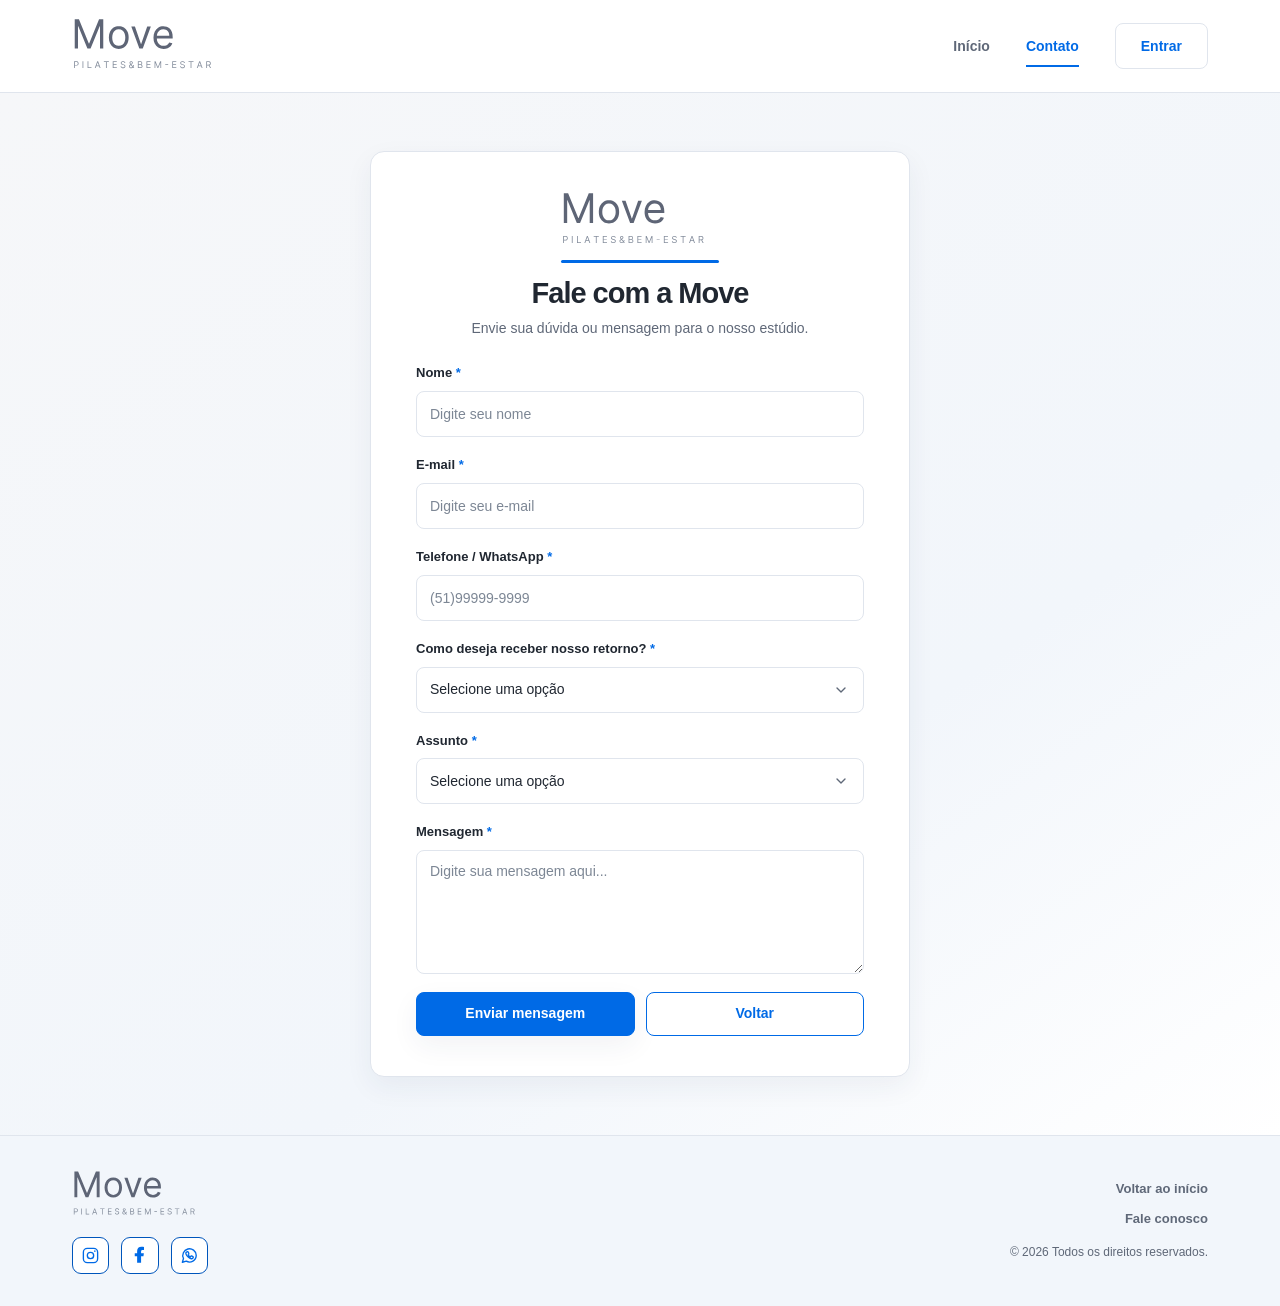
<file: contato.html>
<!doctype html>
<html lang="pt-BR">
  <head>
    <meta charset="UTF-8" />
    <meta name="viewport" content="width=device-width, initial-scale=1.0" />
    <title>Contato | Move Pilates & Bem-estar</title>
    <link rel="icon" type="image/svg+xml" href="assets/logo-move.svg" />
    <link rel="stylesheet" href="assets/vendor/bootstrap.min.css" />
    <link rel="stylesheet" href="assets/css/styles.css" />
    <link rel="stylesheet" href="assets/css/forms.css" />
    <script defer src="assets/vendor/bootstrap.bundle.min.js"></script>
    <script defer src="js/script.js"></script>
    <script defer src="js/store-contato.js"></script>
    <script defer src="js/contato.js"></script>
  </head>
  <body data-page="contato">
    <a class="skip-link" href="#conteudo">Conteúdo</a>
    <header class="site-header">
      <div class="container header-inner">
        <a href="index.html" class="brand" aria-label="Move — Início"
          ><img
            src="assets/imagens/logo-move.svg"
            alt="Move Pilates & Bem-estar"
            width="154"
            height="62"
        /></a>
        <button
          type="button"
          class="menu-toggle"
          aria-label="Abrir menu"
          aria-controls="menu-principal"
          aria-expanded="false"
        >
          <svg viewBox="0 0 24 24" aria-hidden="true">
            <path d="M4 7h16M4 12h16M4 17h16" />
          </svg>
        </button>
        <nav class="main-nav" id="menu-principal" aria-label="Menu principal">
          <a href="index.html" class="nav-item">Início</a
          ><a href="contato.html" class="nav-item active">Contato</a
          ><a href="login.html" class="nav-item nav-login">Entrar</a>
        </nav>
      </div>
    </header>
    <main id="conteudo">
      <section class="auth-outer">
        <div class="auth-panel contact-panel card-elevated">
          <img
            src="assets/imagens/logo-move.svg"
            alt="Move — Pilates & Bem-estar"
            class="auth-logo"
          />
          <span class="accent-line" aria-hidden="true"></span>
          <div id="contact-content">
            <div class="section-heading-tight">
              <h1>Fale com a Move</h1>
              <p>Envie sua dúvida ou mensagem para o nosso estúdio.</p>
            </div>
            <form id="contact-form" class="stack-form" novalidate>
              <div class="form-field">
                <label for="contact-name"
                  >Nome <span aria-hidden="true">*</span></label
                ><input
                  id="contact-name"
                  name="name"
                  placeholder="Digite seu nome"
                  autocomplete="name"
                  required
                />
              </div>
              <div class="form-field">
                <label for="contact-email"
                  >E-mail <span aria-hidden="true">*</span></label
                ><input
                  id="contact-email"
                  name="email"
                  type="email"
                  placeholder="Digite seu e-mail"
                  autocomplete="email"
                  required
                />
              </div>
              <div class="form-field">
                <label for="contact-phone"
                  >Telefone / WhatsApp <span aria-hidden="true">*</span></label
                ><input
                  id="contact-phone"
                  name="tel"
                  type="tel"
                  placeholder="(51)99999-9999"
                  autocomplete="tel"
                  maxlength="16"
                  required
                />
              </div>
              <div class="form-field">
                <label for="contact-return"
                  >Como deseja receber nosso retorno?
                  <span aria-hidden="true">*</span></label
                ><select id="contact-return" name="returnMode" required>
                  <option value="">Selecione uma opção</option>
                  <option>WhatsApp</option>
                  <option>E-mail</option>
                  <option>Ligação</option>
                </select>
              </div>
              <div class="form-field">
                <label for="contact-subject"
                  >Assunto <span aria-hidden="true">*</span></label
                ><select id="contact-subject" name="subject" required>
                  <option value="">Selecione uma opção</option>
                  <option>Elogios</option>
                  <option>Reclamações</option>
                  <option>Dúvidas</option>
                  <option>Aula de pilates</option>
                </select>
              </div>
              <div class="form-field">
                <label for="contact-message"
                  >Mensagem <span aria-hidden="true">*</span></label
                ><textarea
                  id="contact-message"
                  name="message"
                  rows="5"
                  placeholder="Digite sua mensagem aqui..."
                  required
                ></textarea>
              </div>
              <p class="form-alert" id="contact-error" role="alert" hidden></p>
              <div class="form-actions">
                <button class="btn-main" type="submit">Enviar mensagem</button
                ><a class="btn-outline" href="index.html">Voltar</a>
              </div>
            </form>
          </div>
          <div id="contact-success" class="result-panel" hidden>
            <span class="result-icon" aria-hidden="true">✓</span>
            <h2>Mensagem enviada!</h2>
            <p>Registramos sua mensagem nesta demonstração.</p>
            <a class="btn-main" href="index.html">Voltar para Home</a>
          </div>
        </div>
      </section>
    </main>
    <footer class="site-footer">
      <div class="container footer-inner">
        <div class="footer-brand-area">
          <a
            class="footer-brand"
            href="#inicio"
            aria-label="Voltar ao início da Move"
          >
            <img
              src="assets/imagens/logo-move.svg"
              alt="Move Pilates & Bem-estar"
              width="136"
              height="56"
            />
          </a>

          <nav class="footer-social" aria-label="Redes sociais">
            <a
              href="https://www.instagram.com/"
              target="_blank"
              rel="noopener noreferrer"
              aria-label="Instagram da Move"
            >
              <svg viewBox="0 0 24 24" aria-hidden="true">
                <rect x="3" y="3" width="18" height="18" rx="5" />
                <circle cx="12" cy="12" r="4" />
                <circle class="social-dot" cx="17.5" cy="6.5" r="1" />
              </svg>
            </a>

            <a
              href="https://www.facebook.com/"
              target="_blank"
              rel="noopener noreferrer"
              aria-label="Facebook da Move"
            >
              <svg viewBox="0 0 24 24" aria-hidden="true">
                <path
                  d="M14 21v-8h3l.5-4H14V7c0-1.2.4-2 2-2h1.7V1.4C17 1.2 15.8 1 14.4 1 11.2 1 9 2.9 9 6.4V9H6v4h3v8h5Z"
                />
              </svg>
            </a>

            <a
              href="https://wa.me/"
              target="_blank"
              rel="noopener noreferrer"
              aria-label="WhatsApp da Move"
            >
              <svg viewBox="0 0 24 24" aria-hidden="true">
                <path
                  d="M20.5 11.7a8.5 8.5 0 0 1-12.6 7.5L3 20.5l1.4-4.7a8.5 8.5 0 1 1 16.1-4.1Z"
                />
                <path
                  d="M8.5 7.8c.3-.6.6-.6.9-.6h.5c.2 0 .4.1.5.4l.8 1.9c.1.2.1.4-.1.6l-.6.7c-.2.2-.2.4-.1.6.5.9 1.3 1.7 2.2 2.2.2.1.4.1.6-.1l.8-.9c.2-.2.4-.2.6-.1l1.8.9c.3.1.4.3.4.5 0 .4-.2 1.2-.7 1.6-.5.5-1.2.7-1.9.6-1.1-.2-2.5-.9-3.9-2.2-1.5-1.3-2.5-2.9-2.8-4-.3-.9 0-1.7.4-2.1Z"
                />
              </svg>
            </a>
          </nav>
        </div>

        <div class="footer-info">
          <nav class="footer-links" aria-label="Links do rodapé">
            <a href="#inicio">Voltar ao início</a>
            <a href="contato.html">Fale conosco</a>
          </nav>

          <p>
            © <span id="ano-atual">2026</span> Todos os direitos reservados.
          </p>
        </div>
      </div>
    </footer>
  </body>
</html>
</file>
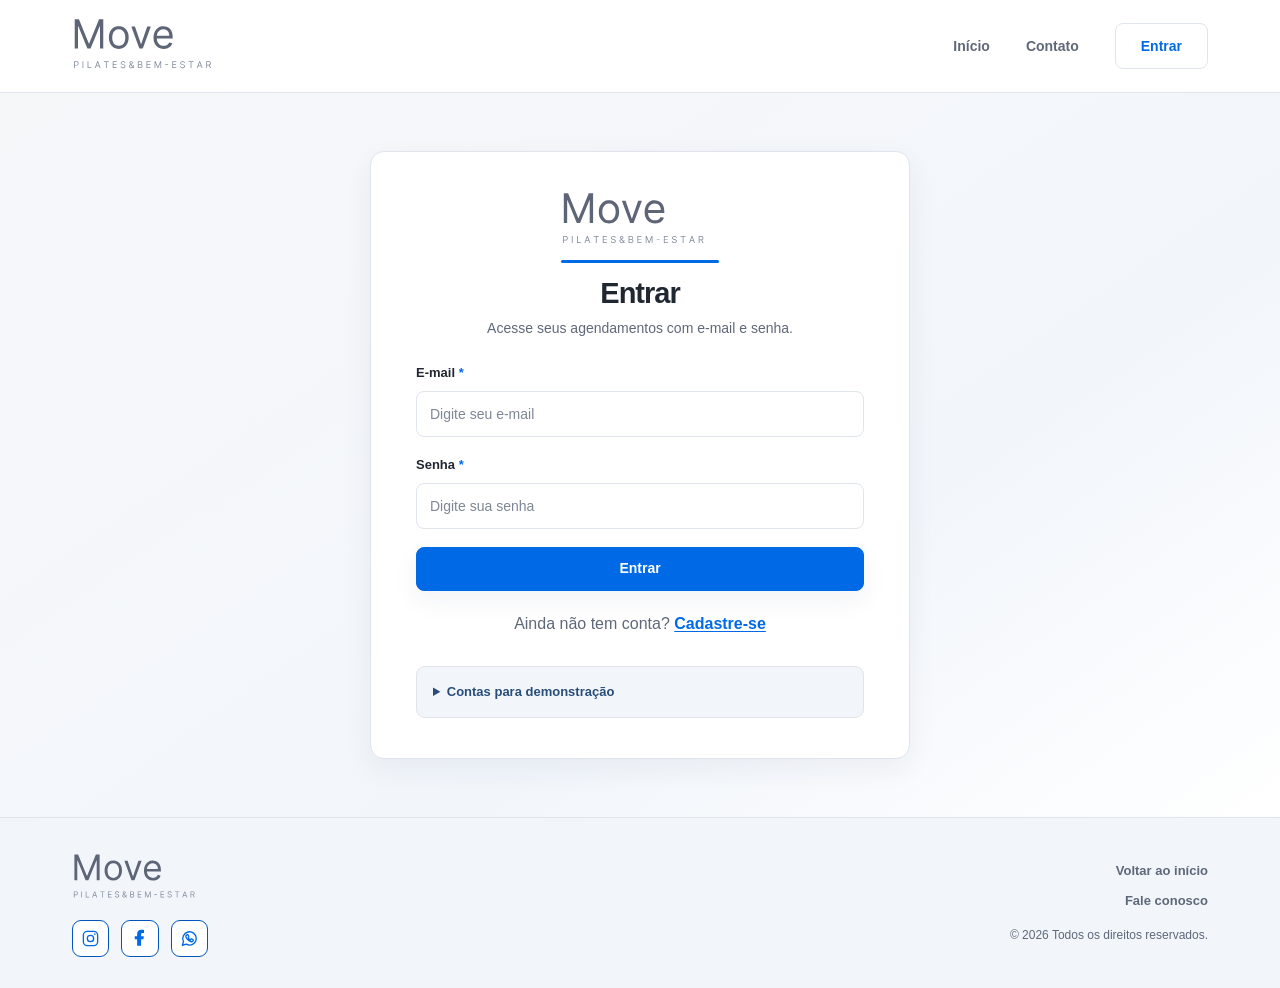
<file: login.html>
<!doctype html>
<html lang="pt-BR">
  <head>
    <meta charset="UTF-8" />
    <meta name="viewport" content="width=device-width, initial-scale=1.0" />
    <title>Login | Move Pilates & Bem-estar</title>
    <link rel="icon" type="image/svg+xml" href="assets/logo-move.svg" />
    <link rel="stylesheet" href="assets/vendor/bootstrap.min.css" />
    <link rel="stylesheet" href="assets/css/styles.css" />
    <link rel="stylesheet" href="assets/css/forms.css" />
    <script defer src="assets/vendor/bootstrap.bundle.min.js"></script>
    <script defer src="js/script.js"></script>
    <script defer src="js/store-cadastro-login.js"></script>
    <script defer src="js/cadastro-login.js"></script>
  </head>
  <body data-page="login">
    <a class="skip-link" href="#conteudo">Conteúdo</a>
    <header class="site-header">
      <div class="container header-inner">
        <a href="index.html" class="brand" aria-label="Move — Início"
          ><img
            src="assets/imagens/logo-move.svg"
            alt="Move Pilates & Bem-estar"
            width="154"
            height="62"
        /></a>
        <button
          type="button"
          class="menu-toggle"
          aria-label="Abrir menu"
          aria-controls="menu-principal"
          aria-expanded="false"
        >
          <svg viewBox="0 0 24 24" aria-hidden="true">
            <path d="M4 7h16M4 12h16M4 17h16" />
          </svg>
        </button>
        <nav class="main-nav" id="menu-principal" aria-label="Menu principal">
          <a href="index.html" class="nav-item">Início</a
          ><a href="contato.html" class="nav-item">Contato</a
          ><a href="login.html" class="nav-item nav-login">Entrar</a>
        </nav>
      </div>
    </header>
    <main id="conteudo">
      <section class="auth-outer">
        <div class="auth-panel login-panel card-elevated">
          <img
            src="assets/imagens/logo-move.svg"
            alt="Move — Pilates & Bem-estar"
            class="auth-logo"
          />
          <span class="accent-line" aria-hidden="true"></span>
          <div class="section-heading-tight">
            <h1>Entrar</h1>
            <p>Acesse seus agendamentos com e-mail e senha.</p>
          </div>
          <form id="login-form" class="stack-form" novalidate>
            <div class="form-field">
              <label for="login-email"
                >E-mail <span aria-hidden="true">*</span></label
              ><input
                id="login-email"
                name="email"
                type="email"
                autocomplete="username"
                placeholder="Digite seu e-mail"
                required
              />
            </div>
            <div class="form-field">
              <label for="login-password"
                >Senha <span aria-hidden="true">*</span></label
              ><input
                id="login-password"
                name="password"
                type="password"
                autocomplete="current-password"
                placeholder="Digite sua senha"
                required
              />
            </div>
            <p class="form-alert" id="login-error" role="alert" hidden></p>
            <button class="btn-main btn-full" type="submit">Entrar</button>
          </form>
          <p class="auth-switch">
            Ainda não tem conta? <a href="cadastro.html">Cadastre-se</a>
          </p>
          <details class="demo-credentials">
            <summary>Contas para demonstração</summary>
            <p>
              Você pode criar sua própria conta de aluno pelo formulário de
              cadastro. Os dados ficam salvos no navegador.
            </p>
            <p>
              Para testar as áreas privadas do sistema, utilize as contas de
              demonstração:
            </p>
            <p>
              <b>Aluno:</b> aluno@move.com.br<br />
              <b>Administrador:</b> admin@move.com.br<br />
              <b>Senha das duas contas:</b> move@2026
            </p>
            <span>
              Contas fictícias disponibilizadas para avaliação das
              funcionalidades do protótipo.
            </span>
          </details>
        </div>
      </section>
    </main>
    <footer class="site-footer">
      <div class="container footer-inner">
        <div class="footer-brand-area">
          <a
            class="footer-brand"
            href="#inicio"
            aria-label="Voltar ao início da Move"
          >
            <img
              src="assets/imagens/logo-move.svg"
              alt="Move Pilates & Bem-estar"
              width="136"
              height="56"
            />
          </a>

          <nav class="footer-social" aria-label="Redes sociais">
            <a
              href="https://www.instagram.com/"
              target="_blank"
              rel="noopener noreferrer"
              aria-label="Instagram da Move"
            >
              <svg viewBox="0 0 24 24" aria-hidden="true">
                <rect x="3" y="3" width="18" height="18" rx="5" />
                <circle cx="12" cy="12" r="4" />
                <circle class="social-dot" cx="17.5" cy="6.5" r="1" />
              </svg>
            </a>

            <a
              href="https://www.facebook.com/"
              target="_blank"
              rel="noopener noreferrer"
              aria-label="Facebook da Move"
            >
              <svg viewBox="0 0 24 24" aria-hidden="true">
                <path
                  d="M14 21v-8h3l.5-4H14V7c0-1.2.4-2 2-2h1.7V1.4C17 1.2 15.8 1 14.4 1 11.2 1 9 2.9 9 6.4V9H6v4h3v8h5Z"
                />
              </svg>
            </a>

            <a
              href="https://wa.me/"
              target="_blank"
              rel="noopener noreferrer"
              aria-label="WhatsApp da Move"
            >
              <svg viewBox="0 0 24 24" aria-hidden="true">
                <path
                  d="M20.5 11.7a8.5 8.5 0 0 1-12.6 7.5L3 20.5l1.4-4.7a8.5 8.5 0 1 1 16.1-4.1Z"
                />
                <path
                  d="M8.5 7.8c.3-.6.6-.6.9-.6h.5c.2 0 .4.1.5.4l.8 1.9c.1.2.1.4-.1.6l-.6.7c-.2.2-.2.4-.1.6.5.9 1.3 1.7 2.2 2.2.2.1.4.1.6-.1l.8-.9c.2-.2.4-.2.6-.1l1.8.9c.3.1.4.3.4.5 0 .4-.2 1.2-.7 1.6-.5.5-1.2.7-1.9.6-1.1-.2-2.5-.9-3.9-2.2-1.5-1.3-2.5-2.9-2.8-4-.3-.9 0-1.7.4-2.1Z"
                />
              </svg>
            </a>
          </nav>
        </div>

        <div class="footer-info">
          <nav class="footer-links" aria-label="Links do rodapé">
            <a href="#inicio">Voltar ao início</a>
            <a href="contato.html">Fale conosco</a>
          </nav>

          <p>
            © <span id="ano-atual">2026</span> Todos os direitos reservados.
          </p>
        </div>
      </div>
    </footer>
  </body>
</html>
</file>
<file: assets/css/styles.css>
:root {
  --blue: #006ae6;
  --blue-secondary: #294d79;
  --blue-hover: #0056bc;
  --blue-subtle: #e8f2ff;
  --ink: #202731;
  --secondary: #5f6878;
  --muted: #7d8795;
  --surface: #ffffff;
  --surface-soft: #f6f7f9;
  --surface-alt: #f2f6fb;
  --border: #e0e5ed;
  --radius: 14px;
  --shadow-soft: 0 10px 28px rgba(38, 57, 80, 0.06);
  --outline: 3px solid rgba(0, 106, 230, 0.13);
  --outline: 3px solid rgba(0, 106, 230, 0.13);
  --width: 1160px;
  --color-danger: #a31f33;
  --bg-danger: #fff0f2;
  --border-danger: #f1bcc4;
  --bg-success: #e8f5f0;
  --success: #238861;
  --width: 1160px;
  font-family: Inter, "Segoe UI", Arial, Helvetica, sans-serif;
  color: var(--ink);
  background: var(--surface);
}

*,
*::before,
*::after {
  box-sizing: border-box;
}

html {
  scroll-behavior: smooth;
  scroll-padding-top: 95px;
}

body {
  margin: 0;
  min-width: 320px;
  line-height: 1.6;
  background: var(--surface);
  color: var(--ink);
  font-family: var(--font-family-base);
}

img {
  display: block;
  max-width: 100%;
}

button,
a {
  -webkit-tap-highlight-color: transparent;
}

a {
  color: inherit;
  text-decoration: none;
}

a:focus-visible,
button:focus-visible {
  outline: 3px solid var(--blue);
  outline-offset: 4px;
  border-radius: 4px;
}

.container {
  width: min(var(--width), calc(100% - 72px));
  max-width: var(--width);
  margin-inline: auto;
}

.skip-link {
  position: absolute;
  transform: translateY(-160%);
  z-index: 100;
  top: 0;
  left: 20px;
  background: var(--blue);
  padding: 12px 20px;
  color: white;
}

.skip-link:focus {
  transform: translateY(10px);
}

.site-header {
  background: var(--surface);
  border-bottom: 1px solid var(--border);
  z-index: 15;
  position: sticky;
  top: 0;
}

.header-inner {
  min-height: 92px;
  display: flex;
  align-items: center;
  justify-content: space-between;
  gap: 28px;
}

.brand {
  display: inline-flex;
  align-items: center;
  flex: none;
}

.brand img {
  width: 154px;
  height: auto;
}

.main-nav {
  display: flex;
  align-items: center;
  gap: 36px;
}

.nav-item {
  position: relative;
  color: var(--secondary);
  font-size: 14px;
  font-weight: 550;
  padding: 13px 0;
  transition: color 0.2s;
}

.nav-item:hover,
.nav-item.active {
  color: var(--blue);
}

.nav-item.active::after {
  content: "";
  position: absolute;
  bottom: 3px;
  height: 2px;
  background: var(--blue);
  left: 0;
  right: 0;
}

.nav-login {
  border: 1px solid var(--border);
  color: var(--blue);
  border-radius: 8px;
  padding: 11px 25px;
  font-weight: 650;
}

.nav-login:hover {
  background: var(--blue-subtle);
  border-color: var(--blue-hover);
  color: var(--blue-hover);
}

.menu-toggle {
  display: none;
  width: 42px;
  height: 42px;
  border: 1px solid var(--border);
  background: var(--surface);
  color: var(--ink);
  border-radius: 9px;
  cursor: pointer;
}

.menu-toggle svg {
  width: 24px;
  height: 24px;
  fill: none;
  stroke: currentColor;
  stroke-width: 2;
  stroke-linecap: round;
}

.eyebrow {
  color: var(--muted);
  text-transform: uppercase;
  letter-spacing: 0.18em;
  font-weight: 650;
  font-size: 11px;
  margin: 0 0 14px;
}

h1,
h2,
h3,
p {
  margin-top: 0;
}

h1 {
  font-size: clamp(32px, 3.8vw, 52px);
  letter-spacing: -0.035em;
  line-height: 1.12;
  font-weight: 700;
}

h2 {
  font-size: clamp(28px, 2.75vw, 37px);
  line-height: 1.22;
  letter-spacing: -0.025em;
  font-weight: 700;
}

h3 {
  font-size: 19px;
  line-height: 1.25;
  font-weight: 650;
}

p {
  color: var(--secondary);
}

.site-footer {
  background: var(--surface-alt);
  border-top: 1px solid var(--border);
}

.footer-inner {
  min-height: 170px;
  display: grid;
  grid-template-columns: 1fr auto;
  align-items: center;
  gap: 30px;
  padding-block: 28px;
}

.footer-brand-area {
  display: flex;
  flex-direction: column;
  align-items: flex-start;
  gap: 14px;
}

.footer-social {
  width: 136px;
  display: grid;
  grid-template-columns: repeat(3, 1fr);
  gap: 12px;
}

.footer-social a {
  width: 100%;
  aspect-ratio: 1;
  display: grid;
  place-items: center;
  color: var(--blue);
  background: var(--surface);
  border: 1px solid var(--blue-hover);
  border-radius: 9px;
  transition:
    color 0.2s ease,
    background 0.2s ease,
    border-color 0.2s ease,
    transform 0.2s ease;
}

.footer-social a:hover {
  color: var(--blue);
  background: var(--blue-subtle);
  border-color: var(--blue);
  transform: translateY(-2px);
}

.footer-social svg {
  width: 19px;
  height: 19px;
  fill: none;
  stroke: currentColor;
  stroke-width: 1.7;
  stroke-linecap: round;
  stroke-linejoin: round;
}

.footer-social a:nth-child(2) svg {
  fill: currentColor;
  stroke: none;
}

.footer-social .social-dot {
  fill: currentColor;
  stroke: none;
}

.footer-info {
  display: flex;
  flex-direction: column;
  align-items: flex-end;
  gap: 14px;
}

.footer-links {
  display: flex;
  flex-direction: column;
  align-items: flex-end;
  gap: 9px;
}

.footer-links a {
  color: var(--secondary);
  font-size: 13px;
  font-weight: 550;
  transition: color 0.2s ease;
}

.footer-links a:hover {
  color: var(--blue);
}

.footer-info p {
  max-width: 100%;
  margin: 0;
  color: var(--secondary);
  font-size: 12px;
  text-align: right;
}

@media (max-width: 960px) {
  .container {
    width: min(var(--width), calc(100% - 44px));
  }
}

@media (max-width: 690px) {
  html {
    scroll-padding-top: 75px;
  }

  .container {
    width: min(100% - 36px, 530px);
  }

  .header-inner {
    min-height: 74px;
  }

  .brand img {
    width: 132px;
  }

  .menu-toggle {
    display: grid;
    place-items: center;
  }

  .main-nav {
    position: absolute;
    top: 74px;
    left: 0;
    right: 0;
    background: var(--surface);
    border-bottom: 1px solid var(--border);
    box-shadow: var(--shadow-soft);
    padding: 10px 18px 20px;
    display: none;
    flex-direction: column;
    align-items: stretch;
    gap: 3px;
  }

  .main-nav.open {
    display: flex;
  }

  .nav-item {
    padding: 14px 10px;
  }

  .nav-item.active::after {
    left: 10px;
    right: auto;
    width: 30px;
    bottom: 7px;
  }

  .nav-login {
    text-align: center;
    padding: 12px;
    margin-top: 4px;
  }

  .footer-inner {
    grid-template-columns: 1fr 1fr;
    gap: 24px 12px;
    padding-block: 28px;
  }

  .footer-brand img {
    width: 125px;
  }

  .footer-social {
    width: 125px;
    gap: 9px;
  }

  .footer-info {
    align-items: flex-end;
  }

  .footer-links {
    align-items: flex-end;
  }

  .footer-info p {
    font-size: 11px;
  }
}
</file>
<file: assets/css/page-publica.css>
.section {
  padding-block: 80px;
}

.blue-line {
  width: 38px;
  height: 3px;
  border-radius: 999px;
  display: block;
  background: var(--blue);
  margin-bottom: 20px;
}

.hero {
  background: var(--surface);
}

.hero-layout {
  display: grid;
  grid-template-columns: 43% 57%;
  align-items: center;
  gap: 40px;
}

.hero-content {
  align-self: center;
}

.hero-login-btn {
  padding: 11px 52px;
  text-align: center;
  font-size: 16px;
  background-color: var(--blue);
  color: white;
}

.hero-login-btn:hover {
  color: white;
  background-color: var(--blue-hover);
}

.hero h1 {
  max-width: 510px;
}

.dot {
  color: var(--blue);
}

.hero-lead {
  font-size: 21px;
  line-height: 1.48;
  color: var(--secondary);
  max-width: 390px;
}

.hero-description {
  color: var(--muted);
  font-size: 15px;
  max-width: 375px;
  margin-bottom: 0;
}

.hero-login-btn {
  margin-top: 12px;
  width: fit-content;
}

.hero-media {
  height: 440px;
  overflow: hidden;
  padding: 0 16px;
}

.hero-media img {
  width: 100%;
  height: 100%;
  object-fit: cover;
  border-radius: var(--radius);
}

.about {
  background: var(--surface-soft);
}

.about-layout {
  display: grid;
  grid-template-columns: 43% 57%;
  align-items: center;
  gap: 40px;
}

.about-content {
  padding-right: 20px;
}

.about h2 {
  margin-bottom: 10px;
}

.about .section-lead {
  font-size: 20px;
  line-height: 1.4;
  color: var(--secondary);
  margin-bottom: 18px;
  max-width: 390px;
}

.about p:not(.section-lead) {
  font-size: 15px;
  max-width: 470px;
  margin-bottom: 12px;
}

.about-media {
  border-radius: 12px;
  overflow: hidden;
  box-shadow: var(--shadow-soft);
}

.about-media img {
  width: 100%;
  min-height: 300px;
  max-height: 390px;
  object-fit: cover;
}

.benefits {
  background: var(--surface);
}

.section-heading {
  display: flex;
  align-items: center;
  flex-direction: column;
  text-align: center;
  margin-bottom: 40px;
}

.section-heading .blue-line {
  margin-bottom: 16px;
}

.section-heading h2 {
  margin: 0 0 5px;
}

.section-heading p {
  font-size: 16px;
  margin: 0;
}

.benefits-grid {
  display: grid;
  grid-template-columns: repeat(3, minmax(0, 1fr));
  gap: 24px;
}

.benefit-card {
  border-radius: var(--radius);
  overflow: hidden;
  background: var(--surface);
  border: 1px solid var(--border);
  box-shadow: var(--shadow-soft);
}

.benefit-card > img {
  display: block;
  width: 100%;
  height: 204px;
  object-fit: cover;
  object-position: center;
}

.benefit-card:nth-child(2) > img {
  object-position: center 8%;
}

.benefit-info {
  padding: 0 24px 28px;
  text-align: center;
}

.icon-circle {
  margin: -28px auto 21px;
  position: relative;
  display: flex;
  justify-content: center;
  align-items: center;
  width: 55px;
  height: 55px;
  background: var(--surface);
  color: var(--blue);
  border: 1.5px solid var(--blue-subtle);
  border-radius: 50%;
  box-shadow: var(--shadow-soft);
}

.icon-circle svg {
  width: 27px;
  height: 27px;
  fill: none;
  stroke: currentColor;
  stroke-width: 1.7;
  stroke-linecap: round;
  stroke-linejoin: round;
}

.benefit-info h3 {
  margin-bottom: 8px;
}

.benefit-info p {
  margin: 0 auto;
  max-width: 270px;
  font-size: 15px;
  line-height: 1.55;
}

.location {
  background: var(--surface-soft);
}

.location-layout {
  display: grid;
  grid-template-columns: minmax(0, 0.85fr) minmax(0, 1.15fr);
  gap: 55px;
  align-items: center;
}

.location-content {
  display: flex;
  flex-direction: column;
  align-items: flex-start;
}

.location h2 {
  font-size: clamp(27px, 2.6vw, 36px);
  line-height: 1.2;
  margin-bottom: 15px;
  max-width: 430px;
}

.location-lead {
  font-size: 15px;
  max-width: 440px;
  margin-bottom: 30px;
  line-height: 1.65;
  color: var(--secondary);
}

.address-list {
  width: 100%;
  display: flex;
  flex-direction: column;
  gap: 25px;
}

.address-row {
  display: flex;
  align-items: flex-start;
  gap: 15px;
}

.address-icon {
  width: 42px;
  height: 42px;
  display: grid;
  place-items: center;
  border-radius: 11px;
  background: var(--blue-subtle);
  color: var(--blue);
  flex: none;
}

.address-icon svg {
  width: 20px;
  height: 20px;
  stroke: currentColor;
  stroke-width: 1.8;
  fill: none;
  stroke-linecap: round;
  stroke-linejoin: round;
}

.address-row div {
  display: flex;
  flex-direction: column;
  line-height: 1.5;
}

.address-row strong {
  font-size: 15px;
  color: var(--ink);
  margin-bottom: 4px;
}

.address-row div span {
  font-size: 14px;
  color: var(--secondary);
}

.location-map {
  width: 100%;
}

.location-map h3 {
  font-size: 13px;
  font-weight: 700;
  letter-spacing: 1.5px;
  color: var(--blue-secondary);
  margin-bottom: 18px;
  text-transform: uppercase;
}

.map-panel {
  position: relative;
  overflow: hidden;
  background: var(--surface-soft);
  min-height: 440px;
  border-radius: var(--radius);
  border: 1px solid var(--border);
  box-shadow: var(--shadow-soft);
}

.map-panel > img {
  width: 100%;
  height: 100%;
  position: absolute;
  inset: 0;
  object-fit: cover;
  object-position: center 48%;
}

.map-tag {
  display: flex;
  gap: 7px;
  align-items: center;
  position: absolute;
  bottom: 16px;
  left: 17px;
  color: var(--blue-secondary);
  background: rgba(255, 255, 255, 0.95);
  padding: 9px 12px;
  border-radius: 9px;
  font-size: 12px;
  font-weight: 600;
  box-shadow: var(--shadow-soft);
}

.map-tag svg {
  width: 16px;
  height: 16px;
  fill: none;
  stroke: var(--blue);
  stroke-width: 2;
}

@media (max-width: 960px) {
  .hero-layout,
  .about-layout,
  .location-layout {
    grid-template-columns: minmax(0, 43%) minmax(0, 57%);
  }

  .map-panel {
    min-height: 480px;
  }

  .benefits-grid {
    gap: 14px;
  }

  .benefit-info {
    padding-inline: 13px;
  }
}

@media (max-width: 690px) {
  .hero-layout,
  .about-layout,
  .location-layout {
    grid-template-columns: 1fr;
  }

  .hero h1 {
    max-width: 480px;
  }

  .hero-lead {
    font-size: 18px;
  }

  .hero-media {
    margin-inline: -18px;
    height: 320px;
  }

  .about-content {
    padding-right: 0;
  }

  .about-media img {
    min-height: 190px;
  }

  .benefits-grid {
    grid-template-columns: 1fr;
    max-width: 410px;
    margin-inline: auto;
    gap: 24px;
  }

  .benefit-card > img {
    height: 210px;
  }

  .benefit-info {
    padding-bottom: 19px;
  }

  .location-layout {
    gap: 30px;
  }

  .location h2 {
    font-size: 27px;
  }

  .location-lead {
    font-size: 14px;
  }

  .address-list {
    gap: 22px;
  }

  .map-panel {
    min-height: 300px;
  }
}
</file>
<file: assets/css/forms.css>
.btn-main,
.btn-outline,
.btn-danger {
  min-height: 44px;
  display: inline-flex;
  align-items: center;
  justify-content: center;
  gap: 8px;
  padding: 11px 22px;
  border-radius: 8px;
  font-size: 14px;
  font-weight: 670;
  cursor: pointer;
  text-decoration: none;
  line-height: 1.4;
  transition:
    background 0.15s ease,
    border-color 0.15s ease,
    transform 0.15s ease;
}

.btn-main {
  color: white;
  background: var(--blue);
  border: 1px solid var(--blue);
  box-shadow: var(--shadow-soft);
}

.btn-main:hover {
  background: var(--blue-hover);
  border-color: var(--blue-hover);
  color: white;
}

.btn-outline {
  background: var(--surface);
  color: var(--blue);
  border: 1px solid var(--blue);
}

.btn-outline:hover {
  background: var(--blue-subtle);
  color: var(--blue);
}

.btn-danger {
  color: var(--danger);
  border: var(--border-danger);
  background: var(--bg-danger);
}

.btn-full {
  width: 100%;
}

.btn-sm {
  min-height: 36px;
  font-size: 12px;
  padding: 7px 12px;
}

.btn-main:focus-visible,
.btn-outline:focus-visible,
.btn-danger:focus-visible,
input:focus-visible,
textarea:focus-visible,
select:focus-visible {
  outline: var(--outline);
  outline-offset: 2px;
}

.form-actions {
  display: grid;
  grid-template-columns: 1fr 1fr;
  gap: 11px;
}

.auth-outer {
  min-height: calc(100vh - 225px);
  background: linear-gradient(
    145deg,
    var(--surface-soft),
    var(--surface-alt) 65%,
    var(--surface)
  );
  padding: 58px 18px;
  display: flex;
  align-items: flex-start;
  justify-content: center;
}

.card-elevated {
  border: 1px solid var(--border);
  border-radius: var(--radius);
  background: var(--surface);
  box-shadow: var(--shadow-soft);
}

.auth-panel {
  width: min(100%, 492px);
  padding: 37px 45px 40px;
}

.contact-panel,
.register-panel,
.login-panel {
  width: min(100%, 540px);
}

.auth-logo {
  display: block;
  width: 158px;
  max-height: 65px;
  object-fit: contain;
  margin: 0 auto 8px;
}

.section-heading-tight {
  text-align: center;
  margin-bottom: 24px;
}

.accent-line {
  display: block;
  height: 3px;
  width: 158px;
  background: var(--blue);
  border-radius: 999px;
}

.auth-panel > .accent-line {
  margin: 0 auto 14px;
}

.section-heading-tight h1 {
  margin: 0 0 8px;
  font-size: 29px;
  color: var(--ink);
  font-weight: 680;
}

.section-heading-tight p {
  max-width: 360px;
  margin: 0 auto;
  font-size: 14px;
  color: var(--secondary);
  line-height: 1.55;
}

.stack-form {
  display: flex;
  flex-direction: column;
  gap: 18px;
}

.form-field {
  display: flex;
  flex-direction: column;
  gap: 7px;
  min-width: 0;
}

.form-field label {
  color: var(--ink);
  font-weight: 650;
  font-size: 13px;
}

.form-field label span {
  color: var(--blue);
}

.form-field input,
.form-field select,
.form-field textarea {
  display: block;
  width: 100%;
  min-height: 46px;
  padding: 10px 13px;
  border: 1px solid var(--border);
  border-radius: 8px;
  color: var(--ink);
  background: var(--surface);
  font-size: 14px;
  line-height: 1.45;
}

.form-field textarea {
  min-height: 120px;
  resize: vertical;
}

.form-field input::placeholder,
.form-field textarea::placeholder {
  color: var(--muted);
}

.form-field select {
  appearance: none;
  -webkit-appearance: none;
  padding: 10px 42px 10px 13px;

  background-image: url("data:image/svg+xml,%3Csvg xmlns='http://www.w3.org/2000/svg' width='16' height='16' viewBox='0 0 24 24' fill='none' stroke='%235f6878' stroke-width='2' stroke-linecap='round' stroke-linejoin='round'%3E%3Cpath d='m6 9 6 6 6-6'/%3E%3C/svg%3E");
  background-repeat: no-repeat;
  background-position: right 14px center;
  background-size: 16px;
}

.form-field select {
  cursor: pointer;
}

.form-field input:focus,
.form-field select:focus,
.form-field textarea:focus {
  border-color: var(--blue);
}

.form-alert {
  margin: 0;
  padding: 12px 14px;
  border-radius: 7px;
  background: var(--bg-danger);
  border: 1px solid var(--border-danger);
  color: var(--color-danger);
  font-size: 13px;
  font-weight: 550;
  line-height: 1.5;
}

.result-panel {
  text-align: center;
  padding: 10px 0 6px;
}

.result-panel .result-icon {
  display: grid;
  place-items: center;
  margin: 5px auto 20px;
  background: var(--bg-success);
  color: var(--success);
  width: 60px;
  height: 60px;
  border-radius: 50%;
  font-size: 31px;
  font-weight: 700;
}

.result-panel h1,
.result-panel h2 {
  font-size: 26px;
  line-height: 1.25;
  margin-bottom: 12px;
}

.result-panel p {
  font-size: 15px;
  line-height: 1.7;
  margin: 0 auto 22px;
  max-width: 365px;
}

.result-panel .btn-main {
  max-width: 320px;
  margin: 0 auto;
}

.auth-switch {
  margin: 20px 0 0;
  text-align: center;
  font-size: 16px;
  color: var(--secondary);
}

.auth-switch a {
  color: var(--blue);
  font-weight: 700;
  text-decoration: underline;
  text-underline-offset: 2px;
}

.demo-credentials {
  background: var(--surface-alt);
  border: 1px solid var(--border);
  padding: 15px 16px;
  margin-top: 29px;
  border-radius: 9px;
  font-size: 12px;
  color: var(--blue-secondary);
}

.demo-credentials p {
  font-size: 12px;
  margin: 8px 0;
  line-height: 1.7;
  overflow-wrap: anywhere;
}

.demo-credentials span {
  display: block;
  font-size: 11px;
  color: var(--secondary);
}

.demo-credentials summary {
  cursor: pointer;
  font-size: 13px;
  font-weight: 650;
}

.demo-credentials[open] summary {
  margin-bottom: 10px;
  color: var(--blue-secondary);
}

@media (max-width: 690px) {
  .auth-outer {
    padding: 16px;
  }

  .auth-panel {
    padding: 28px 22px 30px;
  }

  .auth-logo {
    width: 120px;
    margin-bottom: 12px;
  }

  .section-heading-tight {
    margin-bottom: 16px;
  }

  .section-heading-tight h1 {
    font-size: 18px;
    margin-bottom: 6px;
  }

  .section-heading-tight p {
    margin-bottom: 0;
  }

  .stack-form {
    gap: 10px;
  }

  .form-field {
    gap: 5px;
  }

  .form-field input,
  .form-field select,
  .form-field textarea {
    min-height: 44px;
    padding: 8px 10px;
    font-size: 16px;
  }

  .form-field textarea {
    min-height: 80px;
    resize: vertical;
  }

  .form-actions {
    grid-template-columns: 1fr;
    gap: 8px;
  }

  .form-actions .btn-main,
  .form-actions .btn-outline {
    width: 100%;
    min-height: 44px;
  }

  .result-panel h1,
  .result-panel h2 {
    font-size: 22px;
  }
}
</file>
<file: assets/css/aluno.css>
.dashboard-area {
  min-height: calc(100vh - 224px);
  padding-block: 45px 76px;
  background: linear-gradient(180deg, var(--surface-alt), var(--surface) 340px);
}

.dashboard-wrap {
  max-width: 1130px;
}

.dashboard-head {
  display: flex;
  align-items: center;
  justify-content: space-between;
  gap: 25px;
  margin-bottom: 33px;
}

.dashboard-head .accent-line {
  margin-bottom: 14px;
}

.dashboard-head .eyebrow {
  margin-bottom: 6px;
  color: var(--secondary);
}

.dashboard-head h1 {
  margin-bottom: 8px;
  font-size: clamp(28px, 3vw, 36px);
  letter-spacing: -0.035em;
}

.dashboard-head h1 span {
  color: var(--blue-secondary);
}

.dashboard-head p:last-child {
  max-width: 540px;
  margin: 0;
  font-size: 15px;
}

.head-actions {
  display: flex;
  flex-wrap: wrap;
  justify-content: flex-end;
  gap: 10px;
}

.dashboard-section {
  margin-top: 25px;
  padding: 28px 30px 32px;
  background: var(--surface);
  border: 1px solid var(--border);
  border-radius: 16px;
  box-shadow: 0 14px 36px rgba(38, 57, 80, 0.07);
}

.section-title-row {
  display: flex;
  align-items: center;
  justify-content: space-between;
  gap: 16px;
  margin-bottom: 21px;
}

.section-title-row h2 {
  margin: 0;
  color: var(--ink);
  font-size: 21px;
}

.section-title-row p {
  margin: 5px 0 0;
  font-size: 14px;
}

.subtle-pill {
  padding: 7px 12px;
  color: var(--blue);
  background: var(--surface-alt);
  border-radius: 30px;
  font-size: 12px;
  font-weight: 650;
  white-space: nowrap;
}

.booking-cards {
  display: grid;
  gap: 13px;
}

.booking-card {
  display: flex;
  align-items: center;
  justify-content: space-between;
  gap: 18px;
  padding: 18px 20px;
  background: var(--surface);
  border: 1px solid var(--border);
  border-left: 4px solid var(--blue);
  border-radius: 12px;
  box-shadow: 0 3px 12px rgba(38, 57, 80, 0.035);
  transition:
    transform 0.18s ease,
    box-shadow 0.18s ease,
    border-color 0.18s ease;
}

.booking-card:hover {
  transform: translateY(-2px);
  border-color: #cbd9ea;
  border-left-color: var(--blue);
  box-shadow: 0 10px 24px rgba(38, 57, 80, 0.08);
}

.booking-main {
  display: flex;
  align-items: center;
  gap: 18px;
  min-width: 0;
}

.date-tile {
  display: grid;
  flex: none;
  place-items: center;
  width: 68px;
  min-height: 65px;
  color: var(--blue);
  background: linear-gradient(145deg, var(--blue-subtle), var(--surface-alt));
  border: 1px solid #e4edf8;
  border-radius: 11px;
}

.date-tile strong {
  font-size: 26px;
  line-height: 1.1;
}

.date-tile span {
  font-size: 11px;
  font-weight: 650;
  letter-spacing: 0.06em;
}

.booking-info {
  display: grid;
  gap: 5px;
  min-width: 0;
}

.booking-info strong {
  color: var(--ink);
  font-size: 16px;
}

.booking-info small {
  color: var(--secondary);
  font-size: 13px;
}

.booking-info .status-dot {
  display: inline-flex;
  align-items: center;
  gap: 7px;
  color: var(--success);
  font-size: 12px;
  font-weight: 650;
}

.booking-info .status-dot::before {
  width: 7px;
  height: 7px;
  background: currentColor;
  border-radius: 50%;
  content: "";
}

.booking-actions {
  display: flex;
  flex-wrap: wrap;
  justify-content: flex-end;
  gap: 9px;
  flex: none;
}

.empty-state {
  padding: 35px;
  color: var(--secondary);
  text-align: center;
  background: var(--surface-alt);
  border: 1px dashed var(--border);
  border-radius: 13px;
}

.empty-state .empty-icon {
  display: block;
  margin-bottom: 12px;
  color: var(--blue);
  font-size: 28px;
}

.empty-state strong {
  display: block;
  margin-bottom: 7px;
  color: var(--ink);
  font-size: 18px;
}

.empty-state p {
  max-width: 420px;
  margin: 0 auto;
  font-size: 14px;
}

.info-strip {
  display: flex;
  align-items: flex-start;
  gap: 16px;
  margin: 28px 0 38px;
  padding: 24px 26px;
  background: linear-gradient(120deg, var(--surface), var(--surface-alt));
  border: 1px solid var(--border);
  border-left: 4px solid var(--blue);
  border-radius: 14px;
  box-shadow: 0 7px 22px rgba(38, 57, 80, 0.045);
}

.info-icon {
  flex: 0 0 32px;
  width: 32px;
  height: 32px;
  display: grid;
  place-items: center;
  border-radius: 50%;
  border: 1px solid var(--blue);
  background: var(--surface-alt);
  color: var(--blue);
  font-weight: 700;
}

.info-content {
  min-width: 0;
}

.info-content h3 {
  margin: 2px 0 12px;
  color: var(--blue-secondary);
  font-size: 16px;
  font-weight: 700;
}

.info-content p {
  margin: 0 0 10px;
  color: var(--secondary);
  font-size: 14px;
  line-height: 1.7;
}

.info-content p:last-child {
  margin-bottom: 0;
}

.info-content strong {
  color: var(--blue-secondary);
  font-weight: 650;
}

.notice {
  margin-bottom: 18px;
  padding: 13px 18px;
  color: var(--success);
  background: var(--bg-success);
  border: 1px solid var(--border);
  border-radius: 9px;
  font-size: 14px;
  font-weight: 600;
}

.notice.error {
  color: var(--danger);
  background: var(--bg-danger);
  border-color: var(--border-danger);
}

.home-contact-btn {
  margin-top: 28px;
}

.site-header button.nav-item {
  padding: 13px 0;
  background: transparent;
  border: 0;
  cursor: pointer;
}

.site-header button.nav-item:hover {
  color: var(--blue);
}

.site-header .nav-logout {
  border-radius: 8px;
  transition:
    color 0.18s ease,
    background-color 0.18s ease,
    transform 0.18s ease;
}

.site-header .nav-logout:hover {
  color: var(--color-danger);
  background: var(--bg-danger);
  transform: translateY(-1px);
}

.dashboard-area .btn-main,
.dashboard-area .btn-outline,
.dashboard-area .btn-danger,
.move-dialog .btn-main,
.move-dialog .btn-outline,
.move-dialog .btn-danger {
  transition:
    transform 0.18s ease,
    box-shadow 0.18s ease,
    background-color 0.18s ease,
    border-color 0.18s ease,
    color 0.18s ease;
}

.dashboard-area .btn-main:hover,
.move-dialog .btn-main:hover {
  transform: translateY(-2px);
  box-shadow: 0 8px 18px rgba(0, 106, 230, 0.2);
}

.dashboard-area .btn-outline:hover,
.move-dialog .btn-outline:hover {
  transform: translateY(-2px);
  border-color: var(--blue-hover);
  box-shadow: 0 6px 15px rgba(0, 106, 230, 0.1);
}

.dashboard-area .btn-danger:hover,
.move-dialog .btn-danger:hover {
  color: var(--color-danger);
  background: #ffe3e7;
  border-color: #e7aab4;
  transform: translateY(-2px);
  box-shadow: 0 6px 15px rgba(163, 31, 51, 0.1);
}

.dashboard-area .btn-main:active,
.dashboard-area .btn-outline:active,
.dashboard-area .btn-danger:active,
.move-dialog .btn-main:active,
.move-dialog .btn-outline:active,
.move-dialog .btn-danger:active {
  transform: translateY(0);
  box-shadow: none;
}

.move-dialog {
  box-sizing: border-box;
  width: min(530px, calc(100% - 28px));
  max-width: 530px;
  max-height: min(90vh, 780px);
  margin: auto;
  padding: 28px 30px 30px;
  overflow-y: auto;
  color: var(--ink);
  background: var(--surface);
  border: 1px solid var(--border);
  border-radius: 16px;
  box-shadow: 0 24px 70px rgba(14, 25, 40, 0.2);
}

.move-dialog::backdrop {
  background: rgba(14, 25, 40, 0.48);
  backdrop-filter: blur(2px);
}

.move-dialog p {
  font-size: 14px;
  line-height: 1.55;
}

.dialog-header {
  display: flex;
  align-items: flex-start;
  justify-content: space-between;
  gap: 20px;
  margin-bottom: 18px;
}

.dialog-header .eyebrow {
  margin-bottom: 4px;
  color: var(--blue);
}

.dialog-header h2 {
  margin: 0;
  font-size: 23px;
  line-height: 1.25;
}

.icon-close {
  display: flex;
  align-items: center;
  justify-content: center;
  flex: 0 0 36px;
  width: 36px;
  height: 36px;
  color: var(--secondary);
  background: var(--surface-alt);
  border: 1px solid var(--border);
  border-radius: 50%;
  font-family: Arial, sans-serif;
  font-size: 23px;
  font-weight: 400;
  line-height: 1;
  cursor: pointer;
  transition:
    background-color 0.2s,
    color 0.2s;
}

.icon-close:hover {
  color: var(--blue);
  background: var(--surface-alt);
}

.icon-close:focus-visible {
  outline: 2px solid var(--blue);
  outline-offset: 3px;
}

.dialog-description {
  margin-top: -8px;
  margin-bottom: 20px;
}

.dialog-actions {
  display: flex;
  flex-wrap: wrap;
  justify-content: flex-end;
  gap: 10px;
  margin-top: 24px;
}

.selection-summary {
  margin: 17px 0 0;
  padding: 12px 14px;
  color: var(--ink);
  background: var(--surface-alt);
  border: 1px solid var(--border);
  border-radius: 8px;
  font-size: 13px !important;
}

.small-muted {
  color: var(--muted);
  font-size: 12px !important;
}

.stack-form {
  display: grid;
  gap: 16px;
}

.form-field {
  min-width: 0;
}

.form-field input,
.form-field select {
  width: 100%;
  min-width: 0;
}

.form-field input[type="date"] {
  appearance: none;
  -webkit-appearance: none;
  min-height: 48px;
  padding: 10px 14px;
  color: var(--ink);
  color-scheme: light;
  background: linear-gradient(135deg, var(--surface), var(--surface-alt));
  border: 1px solid var(--border);
  border-radius: 11px;
  font: inherit;
  cursor: pointer;
  transition:
    border-color 0.18s ease,
    box-shadow 0.18s ease,
    background-color 0.18s ease;
}

.form-field input[type="date"]:hover,
.form-field select:hover {
  border-color: #a9bfd9;
}

.form-field input[type="date"]:focus,
.move-dialog .form-field select:focus {
  border-color: var(--blue);
  outline: none;
  box-shadow: 0 0 0 4px rgba(0, 106, 230, 0.12);
}

.move-dialog .form-field select {
  min-height: 48px;
  color: var(--ink);
  background-color: var(--surface);
  border-radius: 11px;
  transition:
    border-color 0.18s ease,
    box-shadow 0.18s ease;
}

.form-field input[type="date"]::-webkit-calendar-picker-indicator {
  padding: 7px;
  opacity: 0.85;
  background-color: var(--blue-subtle);
  border-radius: 7px;
  cursor: pointer;
  transition:
    opacity 0.18s ease,
    background-color 0.18s ease;
}

.form-field input[type="date"]::-webkit-calendar-picker-indicator:hover {
  opacity: 1;
  background-color: #d7e9ff;
}

.times-fieldset {
  margin: 20px 0 12px;
  padding: 0;
  border: 0;
}

.times-fieldset legend {
  margin-bottom: 12px;
  color: var(--secondary);
  font-size: 13px;
  font-weight: 650;
}

.times-grid {
  display: grid;
  grid-template-columns: repeat(4, minmax(0, 1fr));

  gap: 8px;
}

.time-choice {
  position: relative;
  display: grid;
  place-items: center;
}

.time-choice input {
  position: absolute;
  width: 100%;
  height: 100%;
  opacity: 0;
  cursor: pointer;
}

.time-choice span {
  width: 100%;
  padding: 10px 6px;
  color: var(--secondary);
  background: var(--surface-alt);
  border: 1px solid var(--border);
  border-radius: 7px;
  font-size: 13px;
  text-align: center;
  transition:
    color 0.2s ease,
    background-color 0.2s ease,
    border-color 0.2s ease;
}

.time-choice input:checked + span {
  color: white;
  background: var(--blue);
  border-color: var(--blue);
  font-weight: 650;
}

.time-choice input:focus-visible + span {
  outline: 3px solid var(--ink);
  outline-offset: 2px;
}

@media (max-width: 690px) {
  .dashboard-area {
    padding-block: 28px 46px;
  }

  .dashboard-head {
    align-items: flex-start;
    flex-direction: column;
    gap: 20px;
    margin-bottom: 25px;
  }

  .dashboard-head > button,
  .dashboard-head .head-actions {
    width: 100%;
  }

  .dashboard-head > button {
    min-height: 46px;
  }

  .head-actions {
    justify-content: stretch;
  }

  .head-actions > * {
    flex: 1 1 100%;
  }

  .dashboard-section {
    margin-top: 20px;
    padding: 21px 16px;
  }

  .section-title-row {
    align-items: flex-start;
    gap: 10px;
  }

  .section-title-row h2 {
    font-size: 19px;
  }

  .booking-card {
    align-items: flex-start;
    flex-direction: column;
    gap: 17px;
    padding: 16px;
  }

  .booking-main {
    width: 100%;
    gap: 13px;
  }

  .booking-info {
    overflow-wrap: anywhere;
  }

  .booking-actions {
    display: grid;
    grid-template-columns: repeat(2, minmax(0, 1fr));
    width: 100%;
  }

  .booking-actions > * {
    width: 100%;
    min-height: 44px;
  }

  .date-tile {
    width: 62px;
    min-height: 62px;
  }

  .date-tile strong {
    font-size: 24px;
  }

  .info-strip {
    gap: 12px;
    padding: 18px;
    margin: 22px 0 30px;
  }

  .info-content h3 {
    font-size: 15px;
  }

  .info-content p {
    font-size: 13px;
    line-height: 1.65;
  }

  .empty-state {
    padding: 27px 17px;
  }

  .move-dialog {
    width: calc(100% - 24px);
    max-height: 88vh;
    padding: 23px 18px;
  }

  .dialog-header {
    gap: 12px;
  }

  .dialog-header h2 {
    font-size: 20px;
  }

  .dialog-actions {
    flex-direction: column-reverse;
    gap: 9px;
  }

  .dialog-actions > * {
    width: 100%;
    min-height: 44px;
  }

  .times-grid {
    grid-template-columns: repeat(3, minmax(0, 1fr));
  }

  .stats-grid {
    grid-template-columns: 1fr;
  }

  .stat-card strong {
    font-size: 28px;
  }

  .wrap-row {
    align-items: stretch;
    flex-direction: column;
  }

  .date-control {
    max-width: 100%;
  }

  .slot-row {
    padding: 14px 12px;
  }

  .main-nav button.nav-item {
    width: 100%;
    padding: 14px 10px;
    text-align: left;
  }

  .info-strip {
    align-items: flex-start;
    padding: 14px;
  }

  .info-icon {
    margin-top: 1px;
  }
}
</file>
<file: assets/css/admin.css>
.stats-grid {
  display: grid;
  grid-template-columns: repeat(3, minmax(0, 1fr));
  gap: 17px;
}

.stat-card {
  display: flex;
  flex-direction: column;
  min-width: 0;
  padding: 22px 25px;
  background: var(--surface);
  border: 1px solid var(--border);
  border-radius: 12px;
  box-shadow: var(--shadow-soft);
}

.stat-card > span {
  color: var(--blue-secondary);
  font-size: 13px;
  font-weight: 600;
}

.stat-card strong {
  margin-block: 7px;
  color: var(--blue);
  font-size: 39px;
  font-weight: 720;
  line-height: 1.35;
}

.stat-card small {
  color: var(--secondary);
  font-size: 12px;
}

.admin-schedule {
  overflow: hidden;
  border: 1px solid var(--border);
  border-radius: 9px;
}

.slot-row {
  display: grid;
  grid-template-columns:
    minmax(90px, 0.7fr)
    minmax(170px, 1.5fr)
    minmax(90px, 1fr)
    minmax(220px, 1fr);
  align-items: center;
  gap: 16px;
  min-height: 73px;
  padding: 13px 20px;
  background: var(--surface);
  border-bottom: 1px solid var(--border);
}

.slot-row:last-child {
  border-bottom: 0;
}

.slot-row:nth-child(even) {
  background: var(--surface-alt);
}

.slot-time {
  color: var(--blue-secondary);
  font-size: 17px;
  font-weight: 700;
}

.slot-name {
  min-width: 0;
  color: var(--secondary);
  font-size: 14px;
  font-weight: 600;
  overflow-wrap: anywhere;
}

.slot-status {
  color: var(--success);
  font-size: 12px;
  font-weight: 650;
}

.slot-status.busy {
  color: var(--blue);
}

.slot-actions {
  display: flex;
  flex-wrap: wrap;
  align-items: center;
  justify-content: flex-end;
  width: 100%;
  min-width: 0;
  gap: 6px;
}

.slot-actions button {
  flex: 1 1 auto;
  min-width: 0;
  min-height: 36px;
  white-space: nowrap;
}

.inbox-list {
  display: grid;
  gap: 11px;
}

.inbox-item {
  padding: 14px 17px;
  background: var(--surface-alt);
  border: 1px solid var(--border);
  border-radius: 9px;
}

.inbox-item strong {
  color: var(--blue-secondary);
  font-size: 14px;
}

.inbox-item p {
  margin: 7px 0 5px;
  color: var(--secondary);
  font-size: 13px;
  white-space: pre-wrap;
  overflow-wrap: anywhere;
}

.inbox-meta {
  color: var(--secondary);
  font-size: 12px;
}

#admin-hours-title,
#admin-book-title,
#admin-cancel-title,
#admin-day-title {
  color: var(--blue-secondary);
}

.small-muted {
  margin-top: 12px;
}

.date-control {
  display: flex;
  flex-direction: column;
  gap: 7px;
  min-width: 210px;
}

.date-control label {
  color: var(--blue-secondary);
  font-size: 13px;
  font-weight: 650;
}

.date-control input[type="date"] {
  box-sizing: border-box;
  width: 100%;
  min-height: 46px;
  padding: 10px 13px;
  color: var(--ink);
  background: var(--surface-alt);
  border: 1px solid var(--border);
  border-radius: 9px;
  font: inherit;
  font-size: 14px;
  cursor: pointer;
  transition:
    border-color 0.2s ease,
    box-shadow 0.2s ease;
}

.date-control input[type="date"]:focus {
  border-color: var(--blue);
  outline: var(--outline);
  background: var(--surface);
}

.date-control input[type="date"]::-webkit-calendar-picker-indicator {
  cursor: pointer;
  opacity: 0.75;
  transition: opacity 0.2s ease;
}

.date-control input[type="date"]::-webkit-calendar-picker-indicator:hover {
  opacity: 1;
}

@media (max-width: 690px) {
  .stats-grid {
    grid-template-columns: minmax(0, 1fr);
    gap: 12px;
  }

  .stat-card {
    padding: 18px;
  }

  .stat-card > span,
  .stat-card small {
    overflow-wrap: anywhere;
    line-height: 1.5;
  }

  .stat-card strong {
    font-size: 32px;
    line-height: 1.2;
  }

  .slot-row {
    grid-template-columns: minmax(0, 1fr);
    gap: 9px;
    min-height: auto;
    padding: 15px;
  }

  .slot-time,
  .slot-name,
  .slot-status,
  .slot-actions {
    grid-column: 1;
    grid-row: auto;
    min-width: 0;
  }

  .slot-time {
    font-size: 16px;
  }

  .slot-name {
    overflow-wrap: anywhere;
  }

  .slot-actions {
    justify-content: flex-start;
    flex-wrap: wrap;
  }

  .slot-actions button {
    flex: 1 1 110px;
    white-space: normal;
  }

  .main-nav button.nav-item {
    width: 100%;
    padding: 14px 10px;
    text-align: left;
  }
}
</file>
